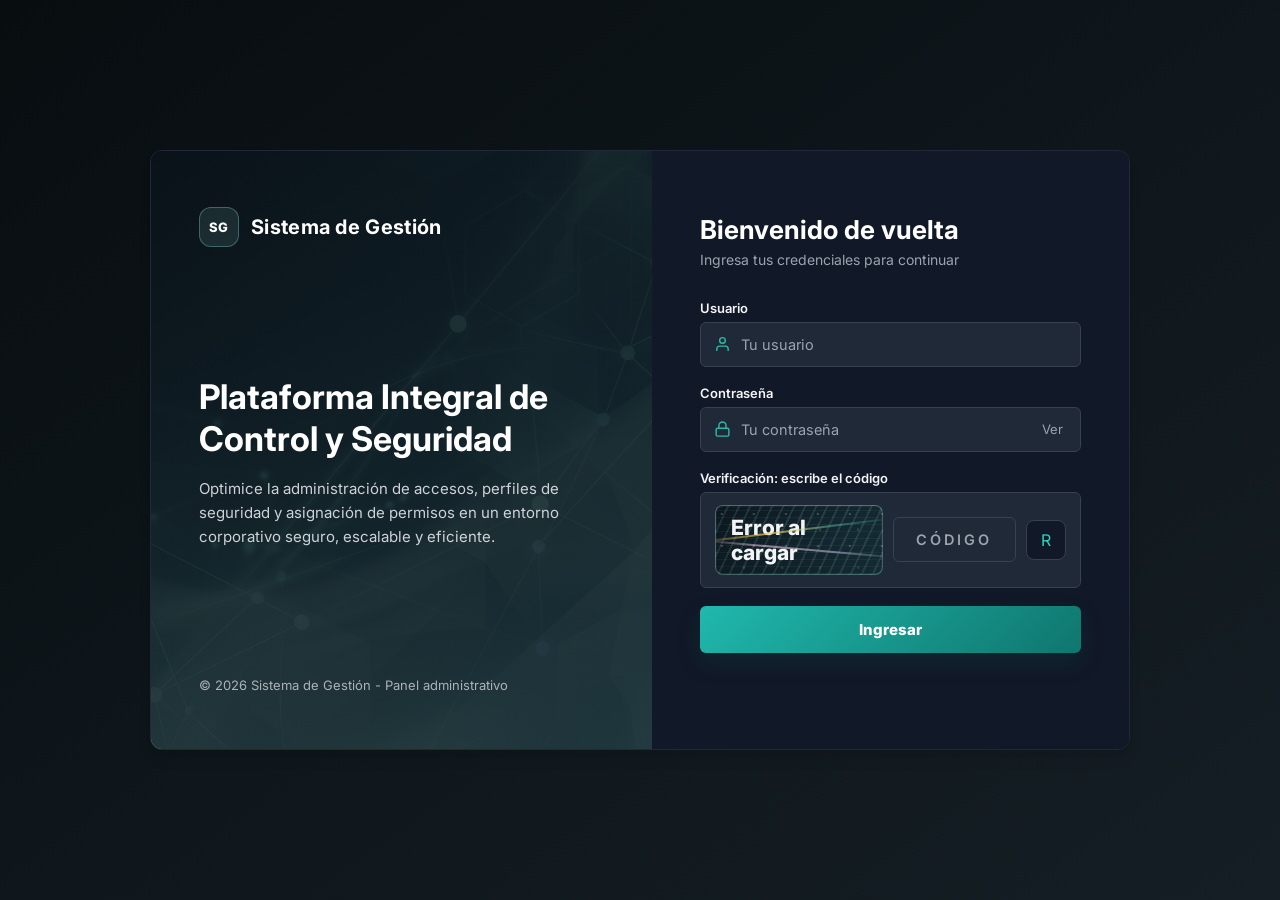
<file: index.html>
<!DOCTYPE html>
<html lang="es">
<head>
    <meta charset="UTF-8">
    <meta name="viewport" content="width=device-width, initial-scale=1.0">
    <title>Sistema de Gestión</title>
    <link rel="icon" href="data:;base64,=">
    <style>
        html, body {
            margin: 0;
            padding: 0;
            width: 100%;
            height: 100%;
            overflow: hidden;
            background-color: #0b0f17;
        }
        iframe {
            width: 100%;
            height: 100%;
            border: none;
            display: block;
        }
    </style>
</head>
<body>
    <iframe id="appFrame" src="view/index.html"></iframe>
    <script>
        const frame = document.getElementById("appFrame");
        
        // Al recargar, si existe una última página visitada en la sesión actual, la cargamos directamente
        const ultimoUrl = sessionStorage.getItem("ultimo_url");
        if (ultimoUrl) {
            frame.src = ultimoUrl;
        }
    </script>
</body>
</html>
</file>
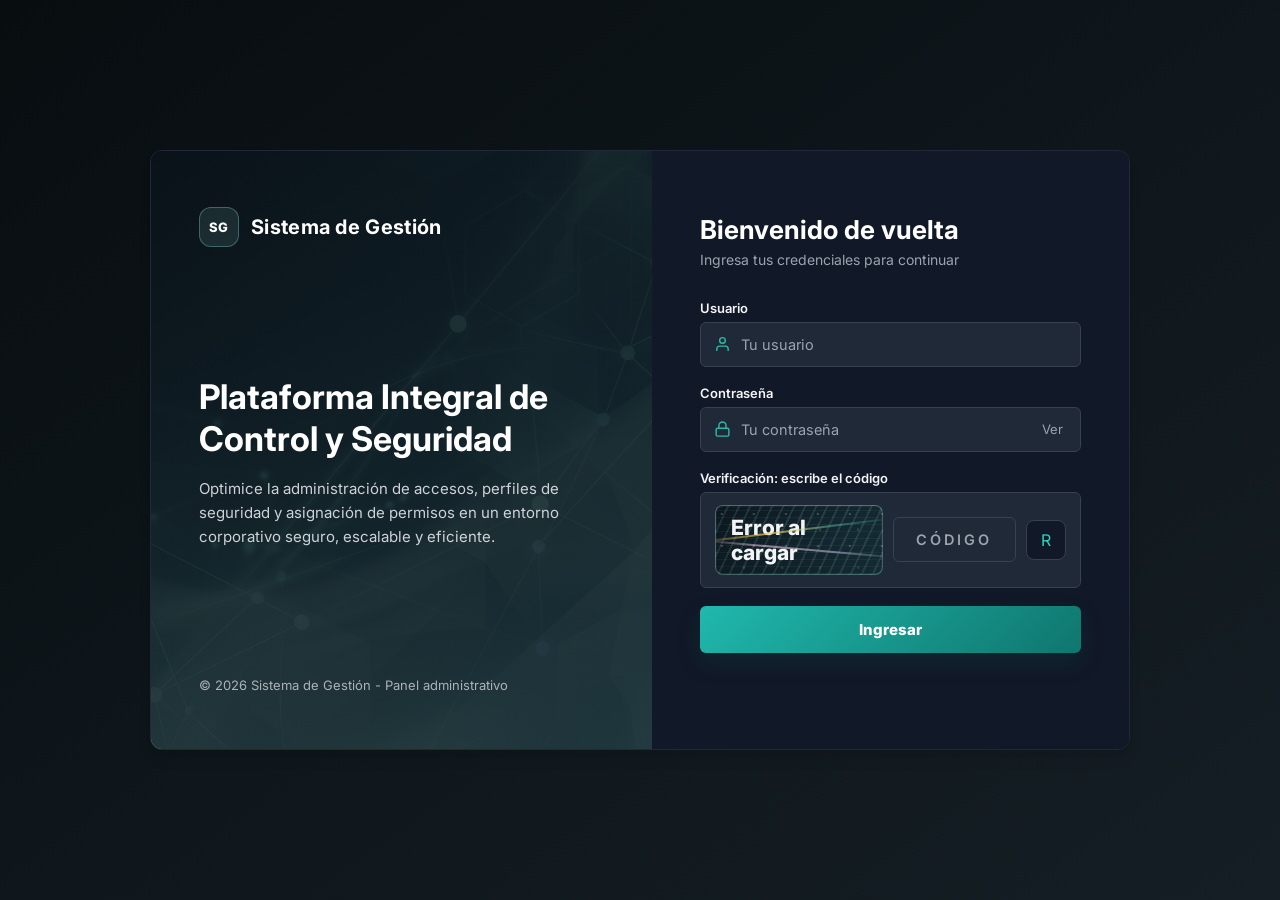
<file: view/index.html>
<!DOCTYPE html>
<html lang="es">
<head>
    <meta charset="UTF-8">
    <meta name="viewport" content="width=device-width, initial-scale=1.0">
    <title>Iniciar sesi&oacute;n &middot; Sistema de Gesti&oacute;n</title>
    <link rel="icon" href="data:;base64,=">
    <link rel="stylesheet" href="../estilos/theme.css">
    <link rel="stylesheet" href="../estilos/login.css">
</head>
<body>

    <main class="pantalla">

        <section class="panelMarca">
            <div class="marca">
                <span class="escudo">SG</span>
                Sistema de Gesti&oacute;n
            </div>

            <div class="mensaje">
                <h1>Plataforma Integral de Control y Seguridad</h1>
                <p>
                    Optimice la administraci&oacute;n de accesos, perfiles de seguridad y asignaci&oacute;n de permisos
                    en un entorno corporativo seguro, escalable y eficiente.
                </p>
            </div>

            <div class="pie">&copy; <span id="anio"></span> Sistema de Gesti&oacute;n - Panel administrativo</div>
        </section>

        <section class="panelFormulario">
            <h2>Bienvenido de vuelta</h2>
            <p class="subtitulo">Ingresa tus credenciales para continuar</p>

            <form id="formLogin" novalidate>

                <div class="campo">
                    <label for="usuario">Usuario</label>
                    <div class="campoConIcono">
                        <span class="icono" aria-hidden="true">
                            <svg viewBox="0 0 24 24" fill="none" stroke="currentColor" stroke-width="2" stroke-linecap="round" stroke-linejoin="round"><path d="M20 21v-2a4 4 0 0 0-4-4H8a4 4 0 0 0-4 4v2"></path><circle cx="12" cy="7" r="4"></circle></svg>
                        </span>
                        <input type="text" id="usuario" name="usuario" autocomplete="username" placeholder="Tu usuario">
                    </div>
                </div>

                <div class="campo">
                    <label for="password">Contrase&ntilde;a</label>
                    <div class="campoConIcono">
                        <span class="icono" aria-hidden="true">
                            <svg viewBox="0 0 24 24" fill="none" stroke="currentColor" stroke-width="2" stroke-linecap="round" stroke-linejoin="round"><rect x="3" y="11" width="18" height="11" rx="2" ry="2"></rect><path d="M7 11V7a5 5 0 0 1 10 0v4"></path></svg>
                        </span>
                        <input type="password" id="password" name="password" autocomplete="current-password" placeholder="Tu contrase&ntilde;a">
                        <button type="button" class="togglePassword" id="togglePassword" aria-label="Mostrar contrase&ntilde;a">Ver</button>
                    </div>
                </div>

                <div class="campo">
                    <label for="captcha">Verificaci&oacute;n: escribe el c&oacute;digo</label>
                    <div class="bloqueCaptcha">
                        <span class="captchaCodigo cargando" id="captchaPregunta">cargando...</span>
                        <input type="text" id="captcha" name="captcha" maxlength="5" placeholder="C&oacute;digo" autocomplete="off" autocapitalize="characters" spellcheck="false">
                        <button type="button" class="btnRefrescarCaptcha" id="btnRefrescarCaptcha" aria-label="Generar nuevo c&oacute;digo" title="Generar nuevo c&oacute;digo">R</button>
                    </div>
                </div>

                <button type="submit" class="btnIngresar" id="btnIngresar">
                    <span class="spinner" aria-hidden="true"></span>
                    <span class="textoBoton">Ingresar</span>
                </button>

                <p id="mensaje" role="status" aria-live="polite"></p>

            </form>
        </section>

    </main>

    <script>
        sessionStorage.removeItem("ultimo_url");
        sessionStorage.removeItem("sesion_activa");
        if (window.parent && window.parent !== window) {
            window.parent.sessionStorage.removeItem("ultimo_url");
            window.parent.sessionStorage.removeItem("sesion_activa");
        }

        const path = window.location.pathname;
        const idxView = path.indexOf("/view/");
        const idxProj = path.indexOf("/proyecto_pw_Sistema de Gesti&oacute;n_corregido");
        if (idxView !== -1) {
            window.BASE_URL = window.location.origin + path.slice(0, idxView + 1);
        } else if (idxProj !== -1) {
            window.BASE_URL = window.location.origin + path.slice(0, idxProj + "/proyecto_pw_Sistema de Gesti&oacute;n_corregido".length) + "/";
        }
    </script>
    <script src="js/login.js?v=2"></script>
</body>
</html>
</file>
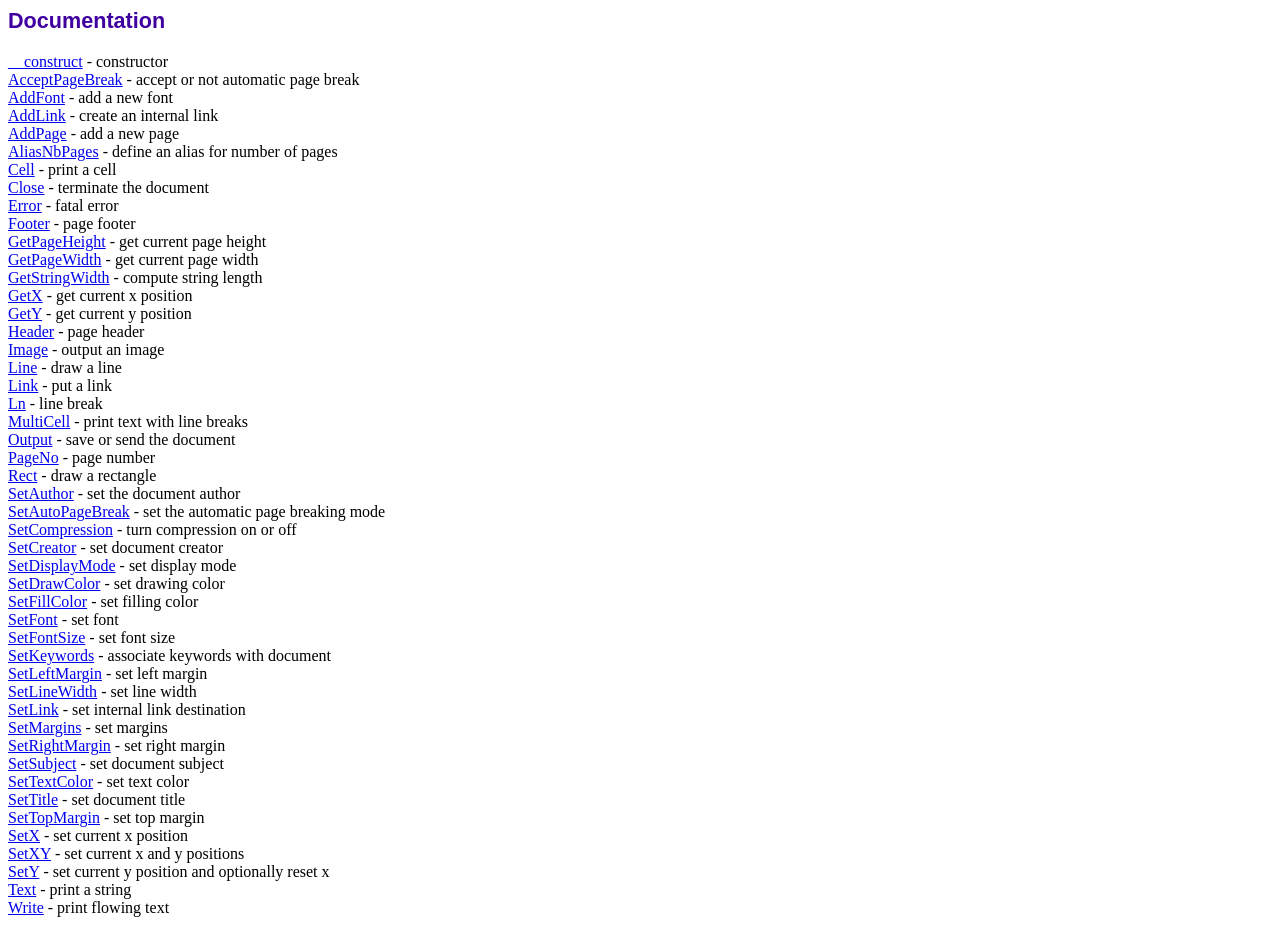
<file: libs/fpdf/doc/index.htm>
<!DOCTYPE html PUBLIC "-//W3C//DTD HTML 4.01 Transitional//EN">
<html>
<head>
<meta http-equiv="Content-Type" content="text/html; charset=UTF-8">
<title>Documentation</title>
<link type="text/css" rel="stylesheet" href="../fpdf.css">
</head>
<body>
<h1>Documentation</h1>
<a href="__construct.htm">__construct</a> - constructor<br>
<a href="acceptpagebreak.htm">AcceptPageBreak</a> - accept or not automatic page break<br>
<a href="addfont.htm">AddFont</a> - add a new font<br>
<a href="addlink.htm">AddLink</a> - create an internal link<br>
<a href="addpage.htm">AddPage</a> - add a new page<br>
<a href="aliasnbpages.htm">AliasNbPages</a> - define an alias for number of pages<br>
<a href="cell.htm">Cell</a> - print a cell<br>
<a href="close.htm">Close</a> - terminate the document<br>
<a href="error.htm">Error</a> - fatal error<br>
<a href="footer.htm">Footer</a> - page footer<br>
<a href="getpageheight.htm">GetPageHeight</a> - get current page height<br>
<a href="getpagewidth.htm">GetPageWidth</a> - get current page width<br>
<a href="getstringwidth.htm">GetStringWidth</a> - compute string length<br>
<a href="getx.htm">GetX</a> - get current x position<br>
<a href="gety.htm">GetY</a> - get current y position<br>
<a href="header.htm">Header</a> - page header<br>
<a href="image.htm">Image</a> - output an image<br>
<a href="line.htm">Line</a> - draw a line<br>
<a href="link.htm">Link</a> - put a link<br>
<a href="ln.htm">Ln</a> - line break<br>
<a href="multicell.htm">MultiCell</a> - print text with line breaks<br>
<a href="output.htm">Output</a> - save or send the document<br>
<a href="pageno.htm">PageNo</a> - page number<br>
<a href="rect.htm">Rect</a> - draw a rectangle<br>
<a href="setauthor.htm">SetAuthor</a> - set the document author<br>
<a href="setautopagebreak.htm">SetAutoPageBreak</a> - set the automatic page breaking mode<br>
<a href="setcompression.htm">SetCompression</a> - turn compression on or off<br>
<a href="setcreator.htm">SetCreator</a> - set document creator<br>
<a href="setdisplaymode.htm">SetDisplayMode</a> - set display mode<br>
<a href="setdrawcolor.htm">SetDrawColor</a> - set drawing color<br>
<a href="setfillcolor.htm">SetFillColor</a> - set filling color<br>
<a href="setfont.htm">SetFont</a> - set font<br>
<a href="setfontsize.htm">SetFontSize</a> - set font size<br>
<a href="setkeywords.htm">SetKeywords</a> - associate keywords with document<br>
<a href="setleftmargin.htm">SetLeftMargin</a> - set left margin<br>
<a href="setlinewidth.htm">SetLineWidth</a> - set line width<br>
<a href="setlink.htm">SetLink</a> - set internal link destination<br>
<a href="setmargins.htm">SetMargins</a> - set margins<br>
<a href="setrightmargin.htm">SetRightMargin</a> - set right margin<br>
<a href="setsubject.htm">SetSubject</a> - set document subject<br>
<a href="settextcolor.htm">SetTextColor</a> - set text color<br>
<a href="settitle.htm">SetTitle</a> - set document title<br>
<a href="settopmargin.htm">SetTopMargin</a> - set top margin<br>
<a href="setx.htm">SetX</a> - set current x position<br>
<a href="setxy.htm">SetXY</a> - set current x and y positions<br>
<a href="sety.htm">SetY</a> - set current y position and optionally reset x<br>
<a href="text.htm">Text</a> - print a string<br>
<a href="write.htm">Write</a> - print flowing text<br>
</body>
</html>
</file>
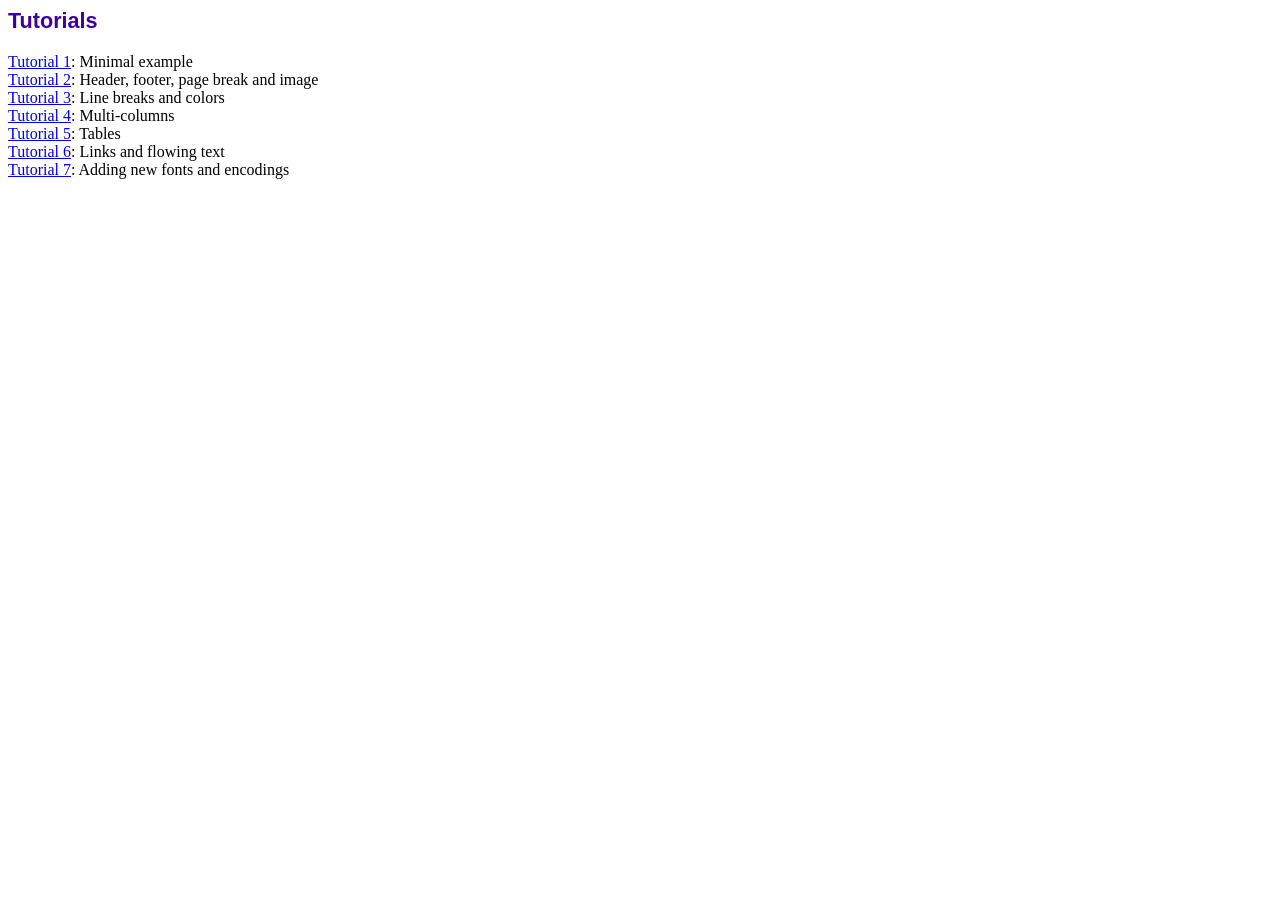
<file: libs/fpdf/tutorial/index.htm>
<!DOCTYPE html PUBLIC "-//W3C//DTD HTML 4.01 Transitional//EN">
<html>
<head>
<meta http-equiv="Content-Type" content="text/html; charset=UTF-8">
<title>Tutorials</title>
<link type="text/css" rel="stylesheet" href="../fpdf.css">
</head>
<body>
<h1>Tutorials</h1>
<ul style="list-style-type:none; margin-left:0; padding-left:0">
<li><a href="tuto1.htm">Tutorial 1</a>: Minimal example</li>
<li><a href="tuto2.htm">Tutorial 2</a>: Header, footer, page break and image</li>
<li><a href="tuto3.htm">Tutorial 3</a>: Line breaks and colors</li>
<li><a href="tuto4.htm">Tutorial 4</a>: Multi-columns</li>
<li><a href="tuto5.htm">Tutorial 5</a>: Tables</li>
<li><a href="tuto6.htm">Tutorial 6</a>: Links and flowing text</li>
<li><a href="tuto7.htm">Tutorial 7</a>: Adding new fonts and encodings</li>
</ul>
</body>
</html>
</file>
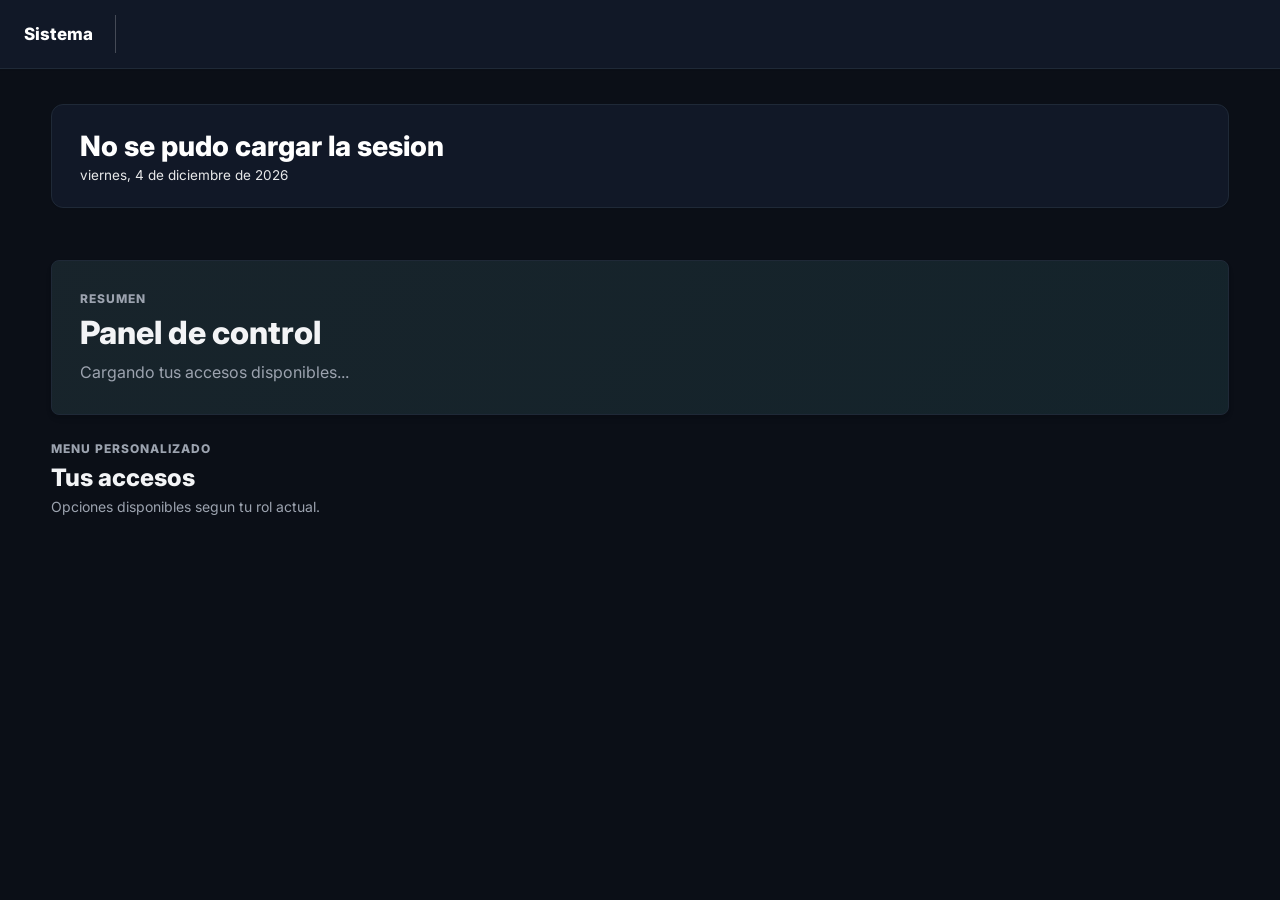
<file: view/dashboard.html>
<!DOCTYPE html>
<html lang="es">
<head>
    <meta charset="UTF-8">
    <meta name="viewport" content="width=device-width, initial-scale=1.0">
    <title>Dashboard &middot; Sistema de Gesti&oacute;n</title>
    <link rel="icon" href="data:;base64,=">
    <link rel="stylesheet" href="../estilos/theme.css">
    <link rel="stylesheet" href="../estilos/dashboard.css">
</head>
<body>

    <nav>
        <ul class="menu" id="menuPrincipal">
        </ul>
    </nav>

    <div class="barraSuperior" id="barraSuperior">
        <h2 id="tituloBienvenida">Cargando...</h2>
        <div class="fecha" id="fechaHoy"></div>
    </div>

    <div class="tarjetas" id="tarjetas">
    </div>

    <main class="contenido">
        <div class="panelSimple panelBienvenida">
            <p class="eyebrow" id="eyebrowPanel">Resumen</p>
            <h1>Panel de control</h1>
            <p id="textoPanel">Cargando tus accesos disponibles...</p>
        </div>

        <section class="seccionAccesos">
            <div class="encabezadoSeccion">
                <div>
                    <p class="eyebrow">Menu personalizado</p>
                    <h2>Tus accesos</h2>
                    <p class="descripcionSeccion">Opciones disponibles segun tu rol actual.</p>
                </div>
            </div>
            <div class="gridAccesos" id="accesosRapidos"></div>
        </section>
    </main>

    <script>
        const path = window.location.pathname;
        const idxView = path.indexOf("/view/");
        const idxProj = path.indexOf("/proyecto_pw_Sistema de Gesti&oacute;n_corregido");
        if (idxView !== -1) {
            window.BASE_URL = window.location.origin + path.slice(0, idxView + 1);
        } else if (idxProj !== -1) {
            window.BASE_URL = window.location.origin + path.slice(0, idxProj + "/proyecto_pw_Sistema de Gesti&oacute;n_corregido".length) + "/";
        }
    </script>
    <script src="js/dashboard.js?v=2"></script>
</body>
</html>
</file>
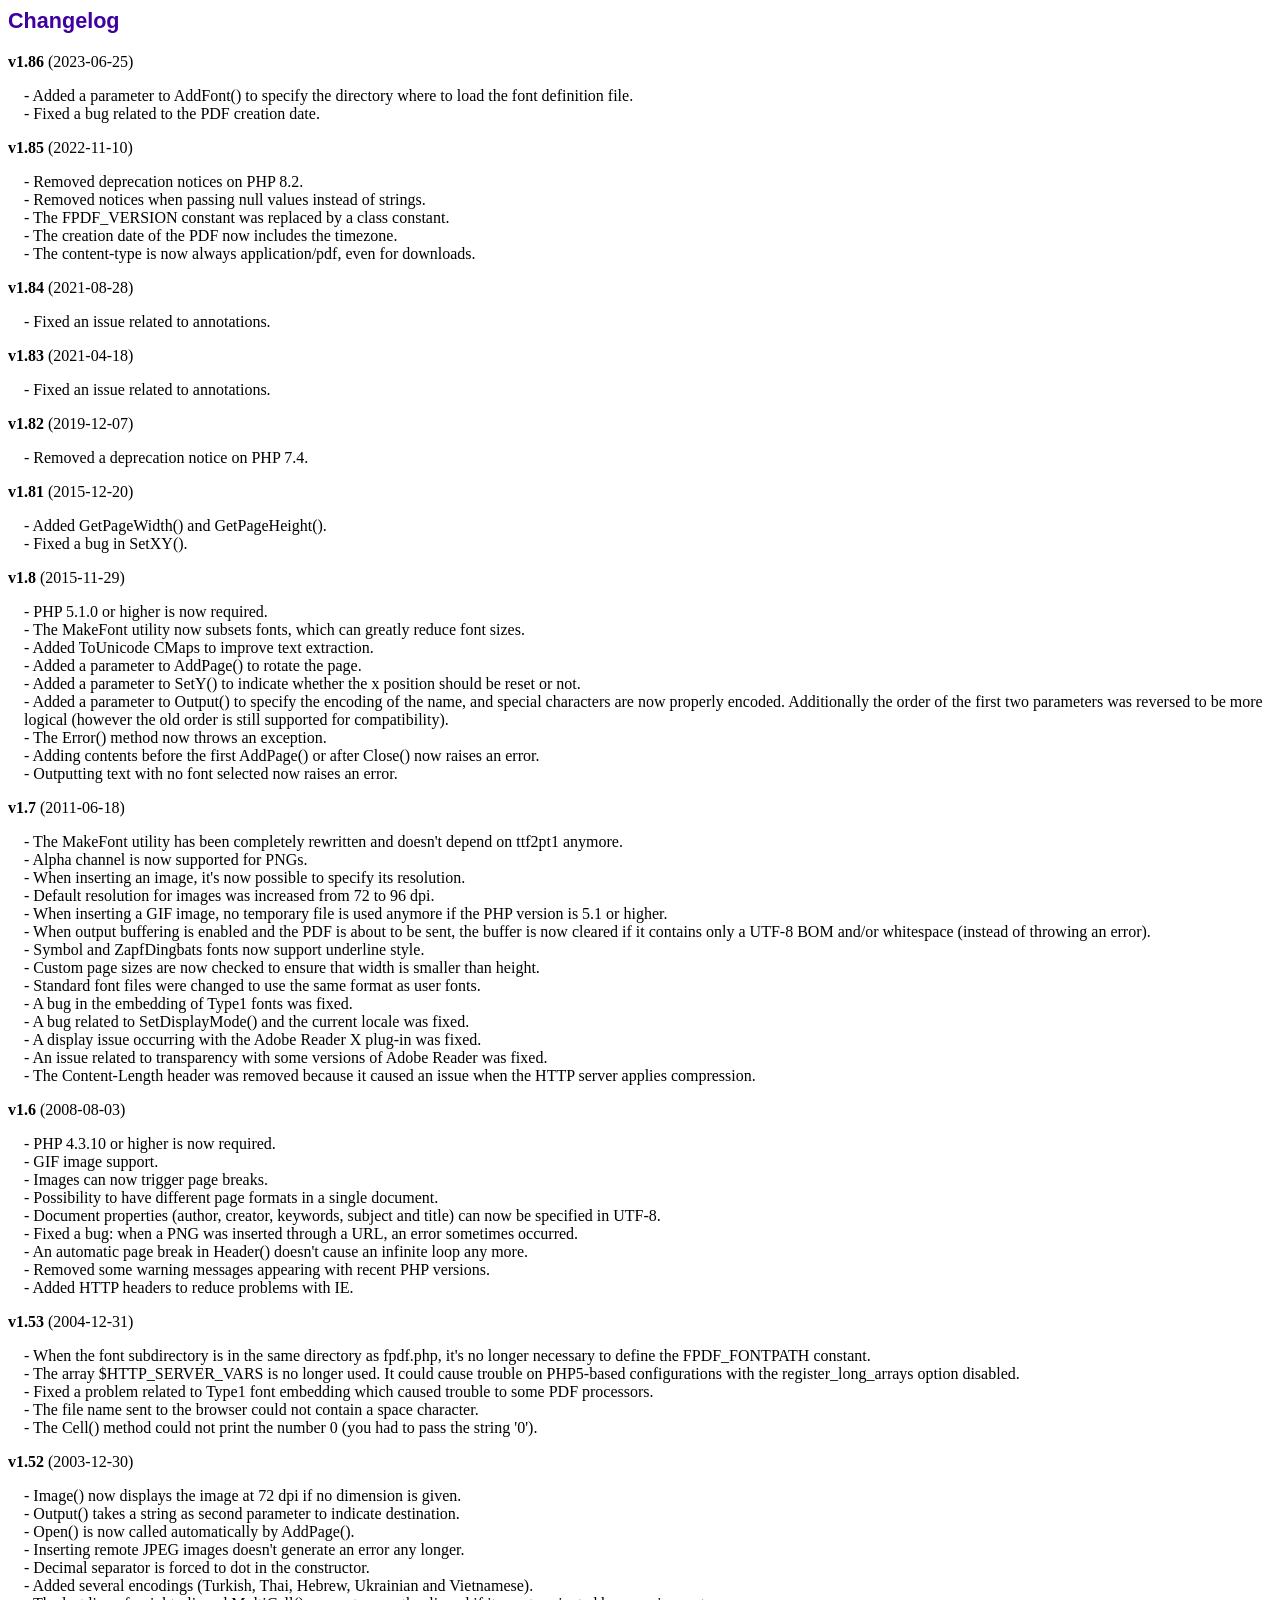
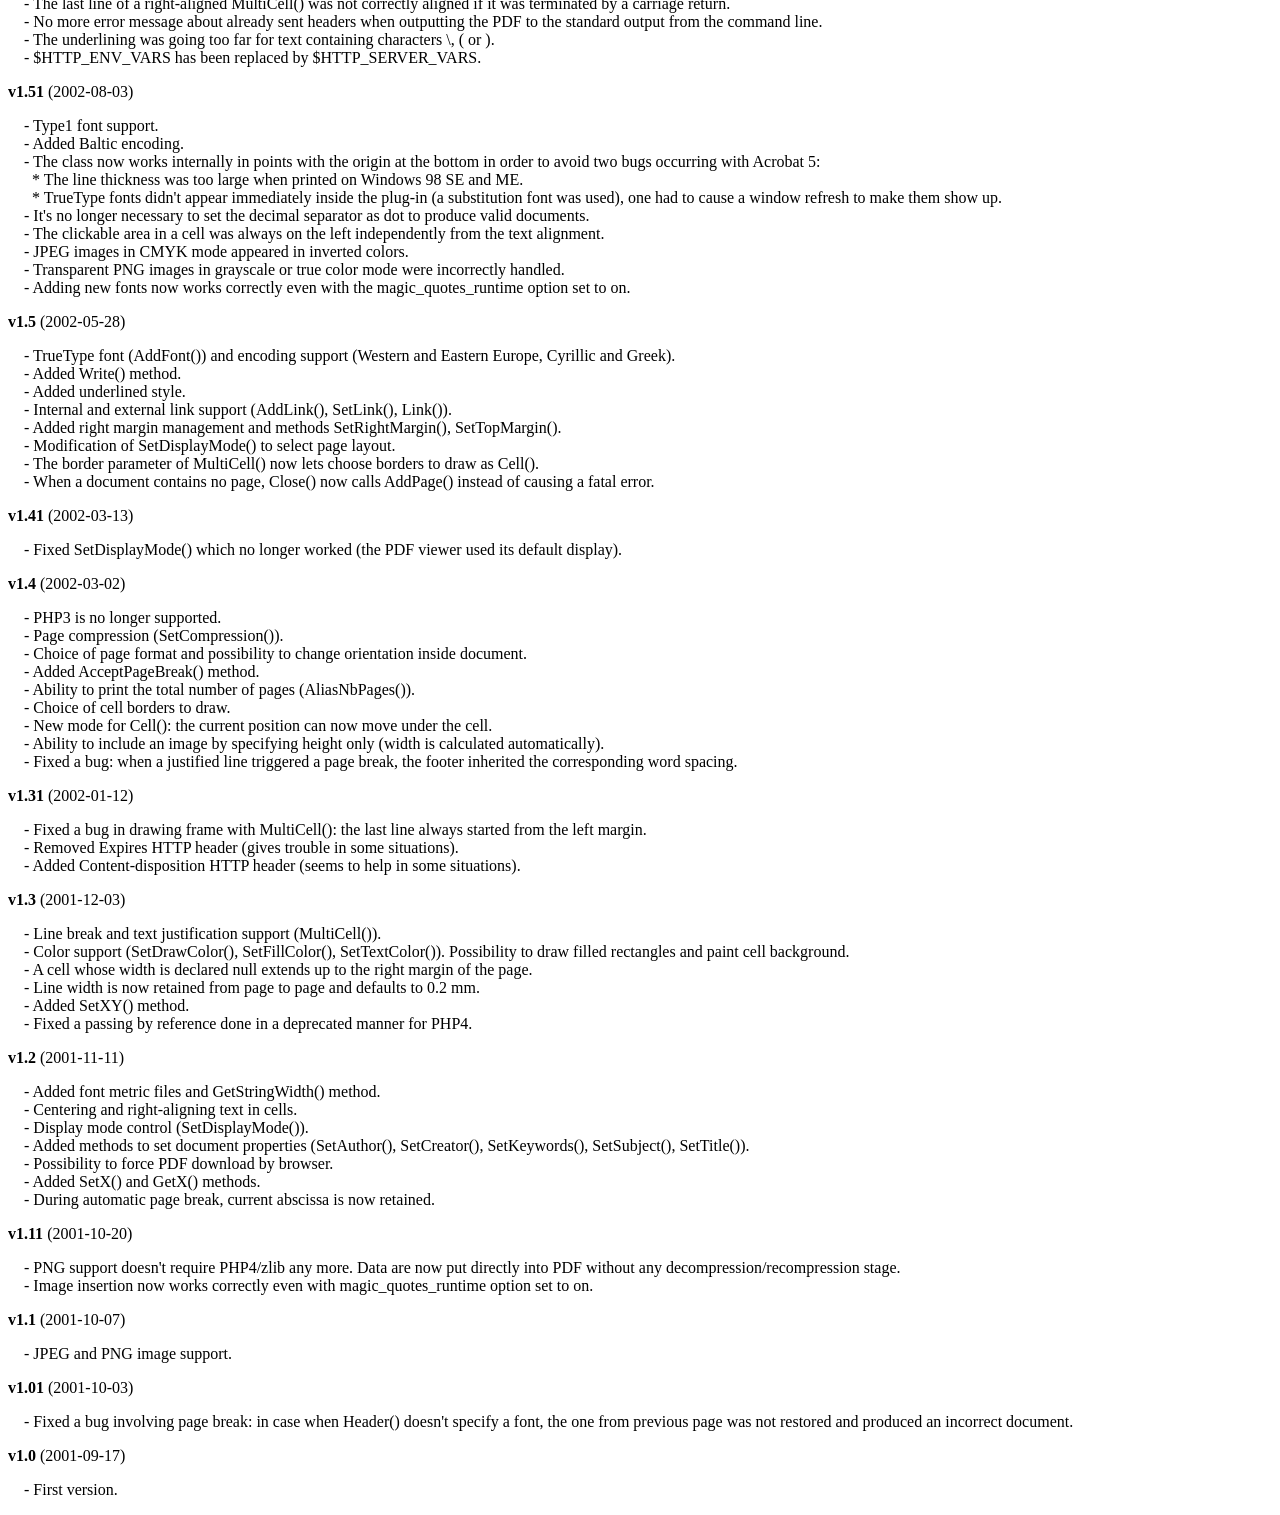
<file: libs/fpdf/changelog.htm>
<!DOCTYPE html PUBLIC "-//W3C//DTD HTML 4.01 Transitional//EN">
<html>
<head>
<meta http-equiv="Content-Type" content="text/html; charset=UTF-8">
<title>Changelog</title>
<link type="text/css" rel="stylesheet" href="fpdf.css">
<style type="text/css">
dd {margin:1em 0 1em 1em}
</style>
</head>
<body>
<h1>Changelog</h1>
<dl>
<dt><strong>v1.86</strong> (2023-06-25)</dt>
<dd>
- Added a parameter to AddFont() to specify the directory where to load the font definition file.<br>
- Fixed a bug related to the PDF creation date.<br>
</dd>
<dt><strong>v1.85</strong> (2022-11-10)</dt>
<dd>
- Removed deprecation notices on PHP 8.2.<br>
- Removed notices when passing null values instead of strings.<br>
- The FPDF_VERSION constant was replaced by a class constant.<br>
- The creation date of the PDF now includes the timezone.<br>
- The content-type is now always application/pdf, even for downloads.<br>
</dd>
<dt><strong>v1.84</strong> (2021-08-28)</dt>
<dd>
- Fixed an issue related to annotations.<br>
</dd>
<dt><strong>v1.83</strong> (2021-04-18)</dt>
<dd>
- Fixed an issue related to annotations.<br>
</dd>
<dt><strong>v1.82</strong> (2019-12-07)</dt>
<dd>
- Removed a deprecation notice on PHP 7.4.<br>
</dd>
<dt><strong>v1.81</strong> (2015-12-20)</dt>
<dd>
- Added GetPageWidth() and GetPageHeight().<br>
- Fixed a bug in SetXY().<br>
</dd>
<dt><strong>v1.8</strong> (2015-11-29)</dt>
<dd>
- PHP 5.1.0 or higher is now required.<br>
- The MakeFont utility now subsets fonts, which can greatly reduce font sizes.<br>
- Added ToUnicode CMaps to improve text extraction.<br>
- Added a parameter to AddPage() to rotate the page.<br>
- Added a parameter to SetY() to indicate whether the x position should be reset or not.<br>
- Added a parameter to Output() to specify the encoding of the name, and special characters are now properly encoded. Additionally the order of the first two parameters was reversed to be more logical (however the old order is still supported for compatibility).<br>
- The Error() method now throws an exception.<br>
- Adding contents before the first AddPage() or after Close() now raises an error.<br>
- Outputting text with no font selected now raises an error.<br>
</dd>
<dt><strong>v1.7</strong> (2011-06-18)</dt>
<dd>
- The MakeFont utility has been completely rewritten and doesn't depend on ttf2pt1 anymore.<br>
- Alpha channel is now supported for PNGs.<br>
- When inserting an image, it's now possible to specify its resolution.<br>
- Default resolution for images was increased from 72 to 96 dpi.<br>
- When inserting a GIF image, no temporary file is used anymore if the PHP version is 5.1 or higher.<br>
- When output buffering is enabled and the PDF is about to be sent, the buffer is now cleared if it contains only a UTF-8 BOM and/or whitespace (instead of throwing an error).<br>
- Symbol and ZapfDingbats fonts now support underline style.<br>
- Custom page sizes are now checked to ensure that width is smaller than height.<br>
- Standard font files were changed to use the same format as user fonts.<br>
- A bug in the embedding of Type1 fonts was fixed.<br>
- A bug related to SetDisplayMode() and the current locale was fixed.<br>
- A display issue occurring with the Adobe Reader X plug-in was fixed.<br>
- An issue related to transparency with some versions of Adobe Reader was fixed.<br>
- The Content-Length header was removed because it caused an issue when the HTTP server applies compression.<br>
</dd>
<dt><strong>v1.6</strong> (2008-08-03)</dt>
<dd>
- PHP 4.3.10 or higher is now required.<br>
- GIF image support.<br>
- Images can now trigger page breaks.<br>
- Possibility to have different page formats in a single document.<br>
- Document properties (author, creator, keywords, subject and title) can now be specified in UTF-8.<br>
- Fixed a bug: when a PNG was inserted through a URL, an error sometimes occurred.<br>
- An automatic page break in Header() doesn't cause an infinite loop any more.<br>
- Removed some warning messages appearing with recent PHP versions.<br>
- Added HTTP headers to reduce problems with IE.<br>
</dd>
<dt><strong>v1.53</strong> (2004-12-31)</dt>
<dd>
- When the font subdirectory is in the same directory as fpdf.php, it's no longer necessary to define the FPDF_FONTPATH constant.<br>
- The array $HTTP_SERVER_VARS is no longer used. It could cause trouble on PHP5-based configurations with the register_long_arrays option disabled.<br>
- Fixed a problem related to Type1 font embedding which caused trouble to some PDF processors.<br>
- The file name sent to the browser could not contain a space character.<br>
- The Cell() method could not print the number 0 (you had to pass the string '0').<br>
</dd>
<dt><strong>v1.52</strong> (2003-12-30)</dt>
<dd>
- Image() now displays the image at 72 dpi if no dimension is given.<br>
- Output() takes a string as second parameter to indicate destination.<br>
- Open() is now called automatically by AddPage().<br>
- Inserting remote JPEG images doesn't generate an error any longer.<br>
- Decimal separator is forced to dot in the constructor.<br>
- Added several encodings (Turkish, Thai, Hebrew, Ukrainian and Vietnamese).<br>
- The last line of a right-aligned MultiCell() was not correctly aligned if it was terminated by a carriage return.<br>
- No more error message about already sent headers when outputting the PDF to the standard output from the command line.<br>
- The underlining was going too far for text containing characters \, ( or ).<br>
- $HTTP_ENV_VARS has been replaced by $HTTP_SERVER_VARS.<br>
</dd>
<dt><strong>v1.51</strong> (2002-08-03)</dt>
<dd>
- Type1 font support.<br>
- Added Baltic encoding.<br>
- The class now works internally in points with the origin at the bottom in order to avoid two bugs occurring with Acrobat 5:<br>&nbsp;&nbsp;* The line thickness was too large when printed on Windows 98 SE and ME.<br>&nbsp;&nbsp;* TrueType fonts didn't appear immediately inside the plug-in (a substitution font was used), one had to cause a window refresh to make them show up.<br>
- It's no longer necessary to set the decimal separator as dot to produce valid documents.<br>
- The clickable area in a cell was always on the left independently from the text alignment.<br>
- JPEG images in CMYK mode appeared in inverted colors.<br>
- Transparent PNG images in grayscale or true color mode were incorrectly handled.<br>
- Adding new fonts now works correctly even with the magic_quotes_runtime option set to on.<br>
</dd>
<dt><strong>v1.5</strong> (2002-05-28)</dt>
<dd>
- TrueType font (AddFont()) and encoding support (Western and Eastern Europe, Cyrillic and Greek).<br>
- Added Write() method.<br>
- Added underlined style.<br>
- Internal and external link support (AddLink(), SetLink(), Link()).<br>
- Added right margin management and methods SetRightMargin(), SetTopMargin().<br>
- Modification of SetDisplayMode() to select page layout.<br>
- The border parameter of MultiCell() now lets choose borders to draw as Cell().<br>
- When a document contains no page, Close() now calls AddPage() instead of causing a fatal error.<br>
</dd>
<dt><strong>v1.41</strong> (2002-03-13)</dt>
<dd>
- Fixed SetDisplayMode() which no longer worked (the PDF viewer used its default display).<br>
</dd>
<dt><strong>v1.4</strong> (2002-03-02)</dt>
<dd>
- PHP3 is no longer supported.<br>
- Page compression (SetCompression()).<br>
- Choice of page format and possibility to change orientation inside document.<br>
- Added AcceptPageBreak() method.<br>
- Ability to print the total number of pages (AliasNbPages()).<br>
- Choice of cell borders to draw.<br>
- New mode for Cell(): the current position can now move under the cell.<br>
- Ability to include an image by specifying height only (width is calculated automatically).<br>
- Fixed a bug: when a justified line triggered a page break, the footer inherited the corresponding word spacing.<br>
</dd>
<dt><strong>v1.31</strong> (2002-01-12)</dt>
<dd>
- Fixed a bug in drawing frame with MultiCell(): the last line always started from the left margin.<br>
- Removed Expires HTTP header (gives trouble in some situations).<br>
- Added Content-disposition HTTP header (seems to help in some situations).<br>
</dd>
<dt><strong>v1.3</strong> (2001-12-03)</dt>
<dd>
- Line break and text justification support (MultiCell()).<br>
- Color support (SetDrawColor(), SetFillColor(), SetTextColor()). Possibility to draw filled rectangles and paint cell background.<br>
- A cell whose width is declared null extends up to the right margin of the page.<br>
- Line width is now retained from page to page and defaults to 0.2 mm.<br>
- Added SetXY() method.<br>
- Fixed a passing by reference done in a deprecated manner for PHP4.<br>
</dd>
<dt><strong>v1.2</strong> (2001-11-11)</dt>
<dd>
- Added font metric files and GetStringWidth() method.<br>
- Centering and right-aligning text in cells.<br>
- Display mode control (SetDisplayMode()).<br>
- Added methods to set document properties (SetAuthor(), SetCreator(), SetKeywords(), SetSubject(), SetTitle()).<br>
- Possibility to force PDF download by browser.<br>
- Added SetX() and GetX() methods.<br>
- During automatic page break, current abscissa is now retained.<br>
</dd>
<dt><strong>v1.11</strong> (2001-10-20)</dt>
<dd>
- PNG support doesn't require PHP4/zlib any more. Data are now put directly into PDF without any decompression/recompression stage.<br>
- Image insertion now works correctly even with magic_quotes_runtime option set to on.<br>
</dd>
<dt><strong>v1.1</strong> (2001-10-07)</dt>
<dd>
- JPEG and PNG image support.<br>
</dd>
<dt><strong>v1.01</strong> (2001-10-03)</dt>
<dd>
- Fixed a bug involving page break: in case when Header() doesn't specify a font, the one from previous page was not restored and produced an incorrect document.<br>
</dd>
<dt><strong>v1.0</strong> (2001-09-17)</dt>
<dd>
- First version.<br>
</dd>
</dl>
</body>
</html>
</file>
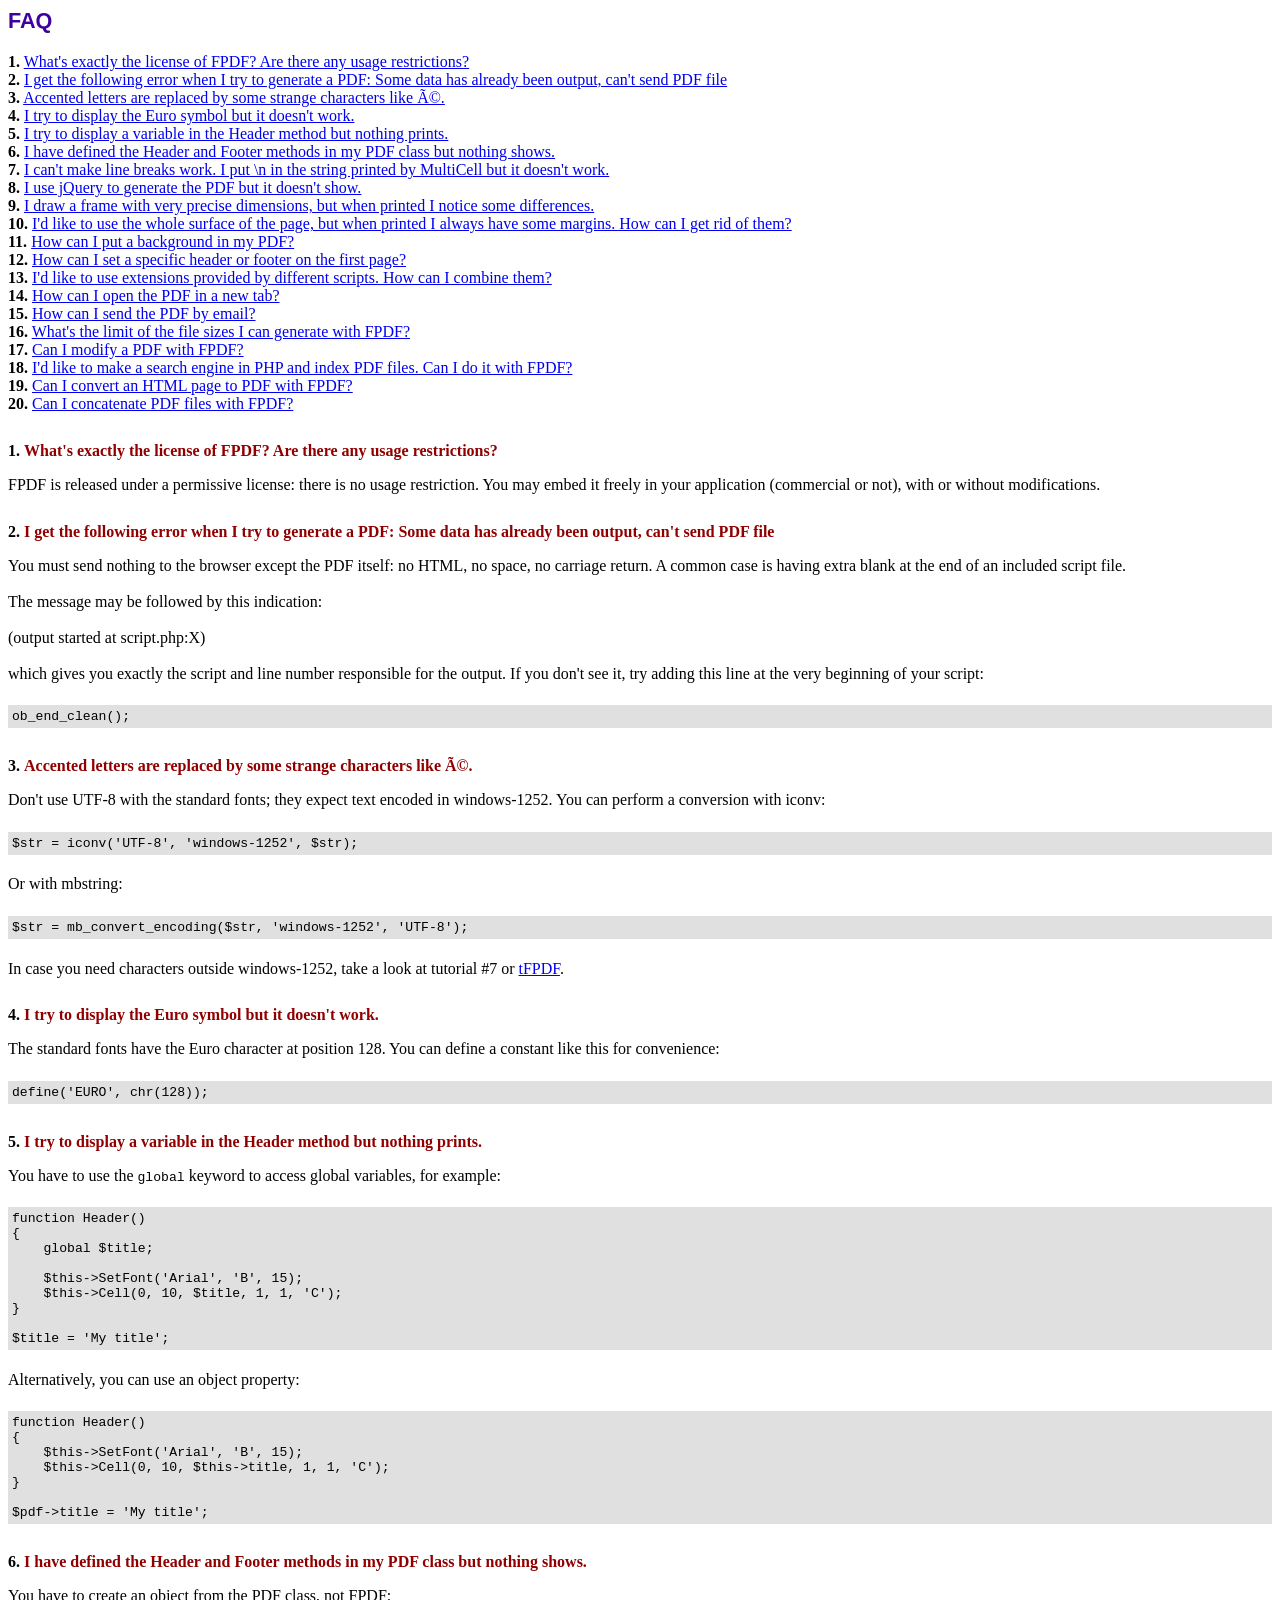
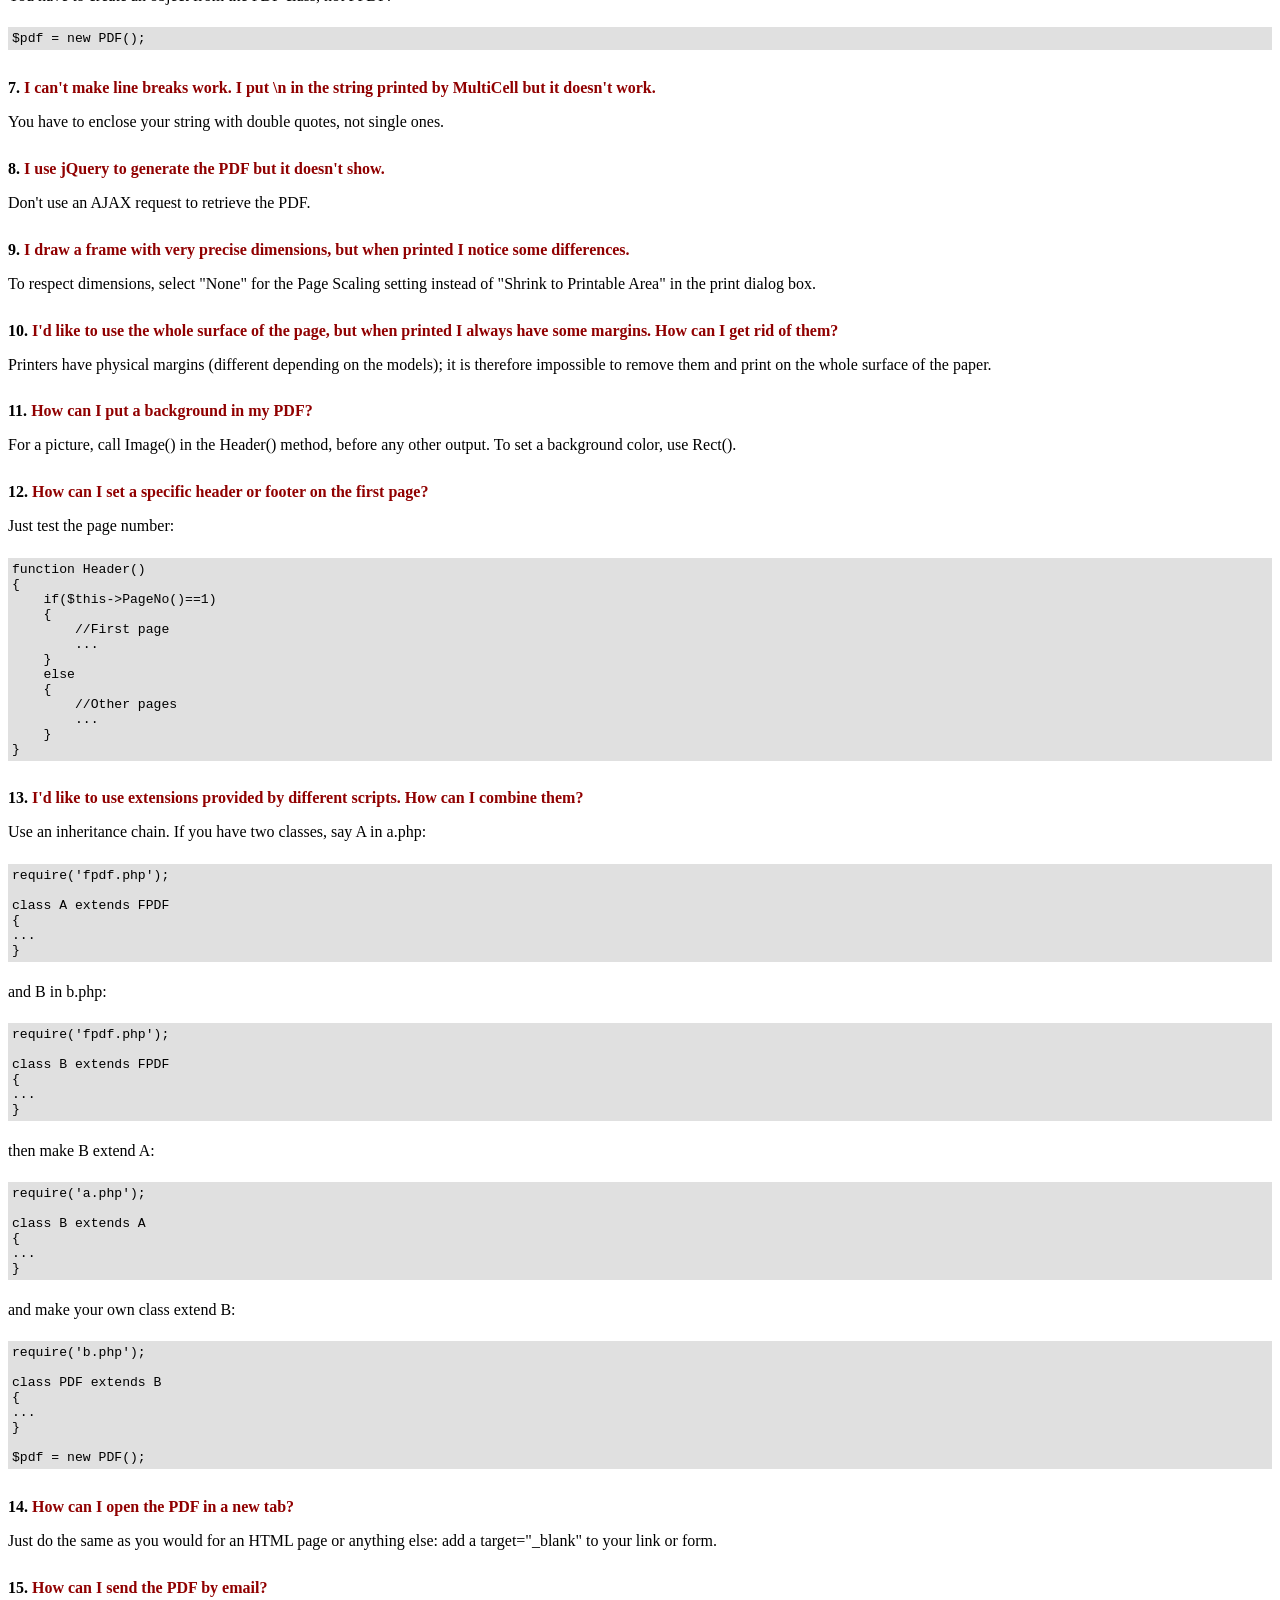
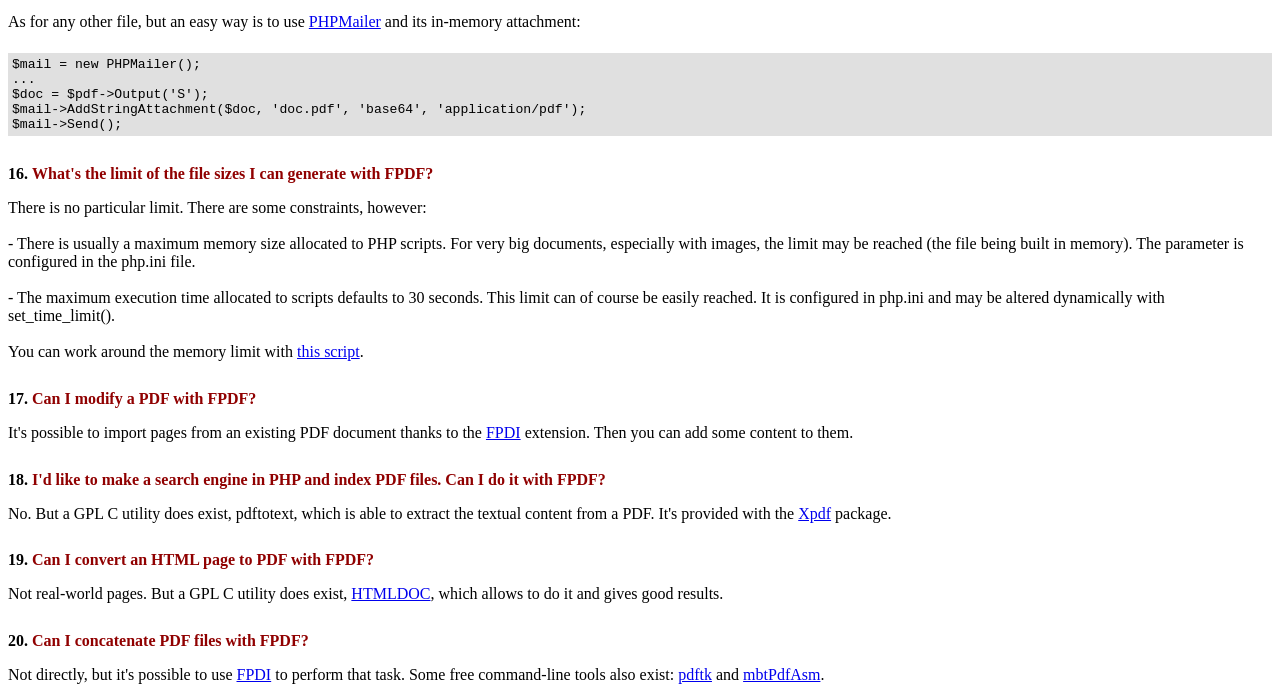
<file: libs/fpdf/FAQ.htm>
<!DOCTYPE html PUBLIC "-//W3C//DTD HTML 4.01 Transitional//EN">
<html>
<head>
<meta http-equiv="Content-Type" content="text/html; charset=UTF-8">
<title>FAQ</title>
<link type="text/css" rel="stylesheet" href="fpdf.css">
<style type="text/css">
ul {list-style-type:none; margin:0; padding:0}
ul#answers li {margin-top:1.8em}
.question {font-weight:bold; color:#900000}
</style>
</head>
<body>
<h1>FAQ</h1>
<ul>
<li><b>1.</b> <a href='#q1'>What's exactly the license of FPDF? Are there any usage restrictions?</a></li>
<li><b>2.</b> <a href='#q2'>I get the following error when I try to generate a PDF: Some data has already been output, can't send PDF file</a></li>
<li><b>3.</b> <a href='#q3'>Accented letters are replaced by some strange characters like Ã©.</a></li>
<li><b>4.</b> <a href='#q4'>I try to display the Euro symbol but it doesn't work.</a></li>
<li><b>5.</b> <a href='#q5'>I try to display a variable in the Header method but nothing prints.</a></li>
<li><b>6.</b> <a href='#q6'>I have defined the Header and Footer methods in my PDF class but nothing shows.</a></li>
<li><b>7.</b> <a href='#q7'>I can't make line breaks work. I put \n in the string printed by MultiCell but it doesn't work.</a></li>
<li><b>8.</b> <a href='#q8'>I use jQuery to generate the PDF but it doesn't show.</a></li>
<li><b>9.</b> <a href='#q9'>I draw a frame with very precise dimensions, but when printed I notice some differences.</a></li>
<li><b>10.</b> <a href='#q10'>I'd like to use the whole surface of the page, but when printed I always have some margins. How can I get rid of them?</a></li>
<li><b>11.</b> <a href='#q11'>How can I put a background in my PDF?</a></li>
<li><b>12.</b> <a href='#q12'>How can I set a specific header or footer on the first page?</a></li>
<li><b>13.</b> <a href='#q13'>I'd like to use extensions provided by different scripts. How can I combine them?</a></li>
<li><b>14.</b> <a href='#q14'>How can I open the PDF in a new tab?</a></li>
<li><b>15.</b> <a href='#q15'>How can I send the PDF by email?</a></li>
<li><b>16.</b> <a href='#q16'>What's the limit of the file sizes I can generate with FPDF?</a></li>
<li><b>17.</b> <a href='#q17'>Can I modify a PDF with FPDF?</a></li>
<li><b>18.</b> <a href='#q18'>I'd like to make a search engine in PHP and index PDF files. Can I do it with FPDF?</a></li>
<li><b>19.</b> <a href='#q19'>Can I convert an HTML page to PDF with FPDF?</a></li>
<li><b>20.</b> <a href='#q20'>Can I concatenate PDF files with FPDF?</a></li>
</ul>

<ul id='answers'>
<li id='q1'>
<p><b>1.</b> <span class='question'>What's exactly the license of FPDF? Are there any usage restrictions?</span></p>
FPDF is released under a permissive license: there is no usage restriction. You may embed it
freely in your application (commercial or not), with or without modifications.
</li>

<li id='q2'>
<p><b>2.</b> <span class='question'>I get the following error when I try to generate a PDF: Some data has already been output, can't send PDF file</span></p>
You must send nothing to the browser except the PDF itself: no HTML, no space, no carriage return. A common
case is having extra blank at the end of an included script file.<br>
<br>
The message may be followed by this indication:<br>
<br>
(output started at script.php:X)<br>
<br>
which gives you exactly the script and line number responsible for the output. If you don't see it,
try adding this line at the very beginning of your script:
<div class="doc-source">
<pre><code>ob_end_clean();</code></pre>
</div>
</li>

<li id='q3'>
<p><b>3.</b> <span class='question'>Accented letters are replaced by some strange characters like Ã©.</span></p>
Don't use UTF-8 with the standard fonts; they expect text encoded in windows-1252.
You can perform a conversion with iconv:
<div class="doc-source">
<pre><code>$str = iconv('UTF-8', 'windows-1252', $str);</code></pre>
</div>
Or with mbstring:
<div class="doc-source">
<pre><code>$str = mb_convert_encoding($str, 'windows-1252', 'UTF-8');</code></pre>
</div>
In case you need characters outside windows-1252, take a look at tutorial #7 or
<a href="http://www.fpdf.org/?go=script&amp;id=92" target="_blank">tFPDF</a>.
</li>

<li id='q4'>
<p><b>4.</b> <span class='question'>I try to display the Euro symbol but it doesn't work.</span></p>
The standard fonts have the Euro character at position 128. You can define a constant like this
for convenience:
<div class="doc-source">
<pre><code>define('EURO', chr(128));</code></pre>
</div>
</li>

<li id='q5'>
<p><b>5.</b> <span class='question'>I try to display a variable in the Header method but nothing prints.</span></p>
You have to use the <code>global</code> keyword to access global variables, for example:
<div class="doc-source">
<pre><code>function Header()
{
    global $title;

    $this-&gt;SetFont('Arial', 'B', 15);
    $this-&gt;Cell(0, 10, $title, 1, 1, 'C');
}

$title = 'My title';</code></pre>
</div>
Alternatively, you can use an object property:
<div class="doc-source">
<pre><code>function Header()
{
    $this-&gt;SetFont('Arial', 'B', 15);
    $this-&gt;Cell(0, 10, $this-&gt;title, 1, 1, 'C');
}

$pdf-&gt;title = 'My title';</code></pre>
</div>
</li>

<li id='q6'>
<p><b>6.</b> <span class='question'>I have defined the Header and Footer methods in my PDF class but nothing shows.</span></p>
You have to create an object from the PDF class, not FPDF:
<div class="doc-source">
<pre><code>$pdf = new PDF();</code></pre>
</div>
</li>

<li id='q7'>
<p><b>7.</b> <span class='question'>I can't make line breaks work. I put \n in the string printed by MultiCell but it doesn't work.</span></p>
You have to enclose your string with double quotes, not single ones.
</li>

<li id='q8'>
<p><b>8.</b> <span class='question'>I use jQuery to generate the PDF but it doesn't show.</span></p>
Don't use an AJAX request to retrieve the PDF.
</li>

<li id='q9'>
<p><b>9.</b> <span class='question'>I draw a frame with very precise dimensions, but when printed I notice some differences.</span></p>
To respect dimensions, select "None" for the Page Scaling setting instead of "Shrink to Printable Area" in the print dialog box.
</li>

<li id='q10'>
<p><b>10.</b> <span class='question'>I'd like to use the whole surface of the page, but when printed I always have some margins. How can I get rid of them?</span></p>
Printers have physical margins (different depending on the models); it is therefore impossible to remove
them and print on the whole surface of the paper.
</li>

<li id='q11'>
<p><b>11.</b> <span class='question'>How can I put a background in my PDF?</span></p>
For a picture, call Image() in the Header() method, before any other output. To set a background color, use Rect().
</li>

<li id='q12'>
<p><b>12.</b> <span class='question'>How can I set a specific header or footer on the first page?</span></p>
Just test the page number:
<div class="doc-source">
<pre><code>function Header()
{
    if($this-&gt;PageNo()==1)
    {
        //First page
        ...
    }
    else
    {
        //Other pages
        ...
    }
}</code></pre>
</div>
</li>

<li id='q13'>
<p><b>13.</b> <span class='question'>I'd like to use extensions provided by different scripts. How can I combine them?</span></p>
Use an inheritance chain. If you have two classes, say A in a.php:
<div class="doc-source">
<pre><code>require('fpdf.php');

class A extends FPDF
{
...
}</code></pre>
</div>
and B in b.php:
<div class="doc-source">
<pre><code>require('fpdf.php');

class B extends FPDF
{
...
}</code></pre>
</div>
then make B extend A:
<div class="doc-source">
<pre><code>require('a.php');

class B extends A
{
...
}</code></pre>
</div>
and make your own class extend B:
<div class="doc-source">
<pre><code>require('b.php');

class PDF extends B
{
...
}

$pdf = new PDF();</code></pre>
</div>
</li>

<li id='q14'>
<p><b>14.</b> <span class='question'>How can I open the PDF in a new tab?</span></p>
Just do the same as you would for an HTML page or anything else: add a target="_blank" to your link or form.
</li>

<li id='q15'>
<p><b>15.</b> <span class='question'>How can I send the PDF by email?</span></p>
As for any other file, but an easy way is to use <a href="https://github.com/PHPMailer/PHPMailer" target="_blank">PHPMailer</a> and
its in-memory attachment:
<div class="doc-source">
<pre><code>$mail = new PHPMailer();
...
$doc = $pdf-&gt;Output('S');
$mail-&gt;AddStringAttachment($doc, 'doc.pdf', 'base64', 'application/pdf');
$mail-&gt;Send();</code></pre>
</div>
</li>

<li id='q16'>
<p><b>16.</b> <span class='question'>What's the limit of the file sizes I can generate with FPDF?</span></p>
There is no particular limit. There are some constraints, however:
<br>
<br>
- There is usually a maximum memory size allocated to PHP scripts. For very big documents,
especially with images, the limit may be reached (the file being built in memory). The
parameter is configured in the php.ini file.
<br>
<br>
- The maximum execution time allocated to scripts defaults to 30 seconds. This limit can of course
be easily reached. It is configured in php.ini and may be altered dynamically with set_time_limit().
<br>
<br>
You can work around the memory limit with <a href="http://www.fpdf.org/?go=script&amp;id=76" target="_blank">this script</a>.
</li>

<li id='q17'>
<p><b>17.</b> <span class='question'>Can I modify a PDF with FPDF?</span></p>
It's possible to import pages from an existing PDF document thanks to the
<a href="https://www.setasign.com/products/fpdi/about/" target="_blank">FPDI</a> extension.
Then you can add some content to them.
</li>

<li id='q18'>
<p><b>18.</b> <span class='question'>I'd like to make a search engine in PHP and index PDF files. Can I do it with FPDF?</span></p>
No. But a GPL C utility does exist, pdftotext, which is able to extract the textual content from a PDF.
It's provided with the <a href="https://www.xpdfreader.com" target="_blank">Xpdf</a> package.
</li>

<li id='q19'>
<p><b>19.</b> <span class='question'>Can I convert an HTML page to PDF with FPDF?</span></p>
Not real-world pages. But a GPL C utility does exist, <a href="https://www.msweet.org/htmldoc/" target="_blank">HTMLDOC</a>,
which allows to do it and gives good results.
</li>

<li id='q20'>
<p><b>20.</b> <span class='question'>Can I concatenate PDF files with FPDF?</span></p>
Not directly, but it's possible to use <a href="https://www.setasign.com/products/fpdi/demos/concatenate-fake/" target="_blank">FPDI</a>
to perform that task. Some free command-line tools also exist:
<a href="https://www.pdflabs.com/tools/pdftk-the-pdf-toolkit/" target="_blank">pdftk</a> and
<a href="http://thierry.schmit.free.fr/spip/spip.php?article15" target="_blank">mbtPdfAsm</a>.
</li>
</ul>
</body>
</html>
</file>
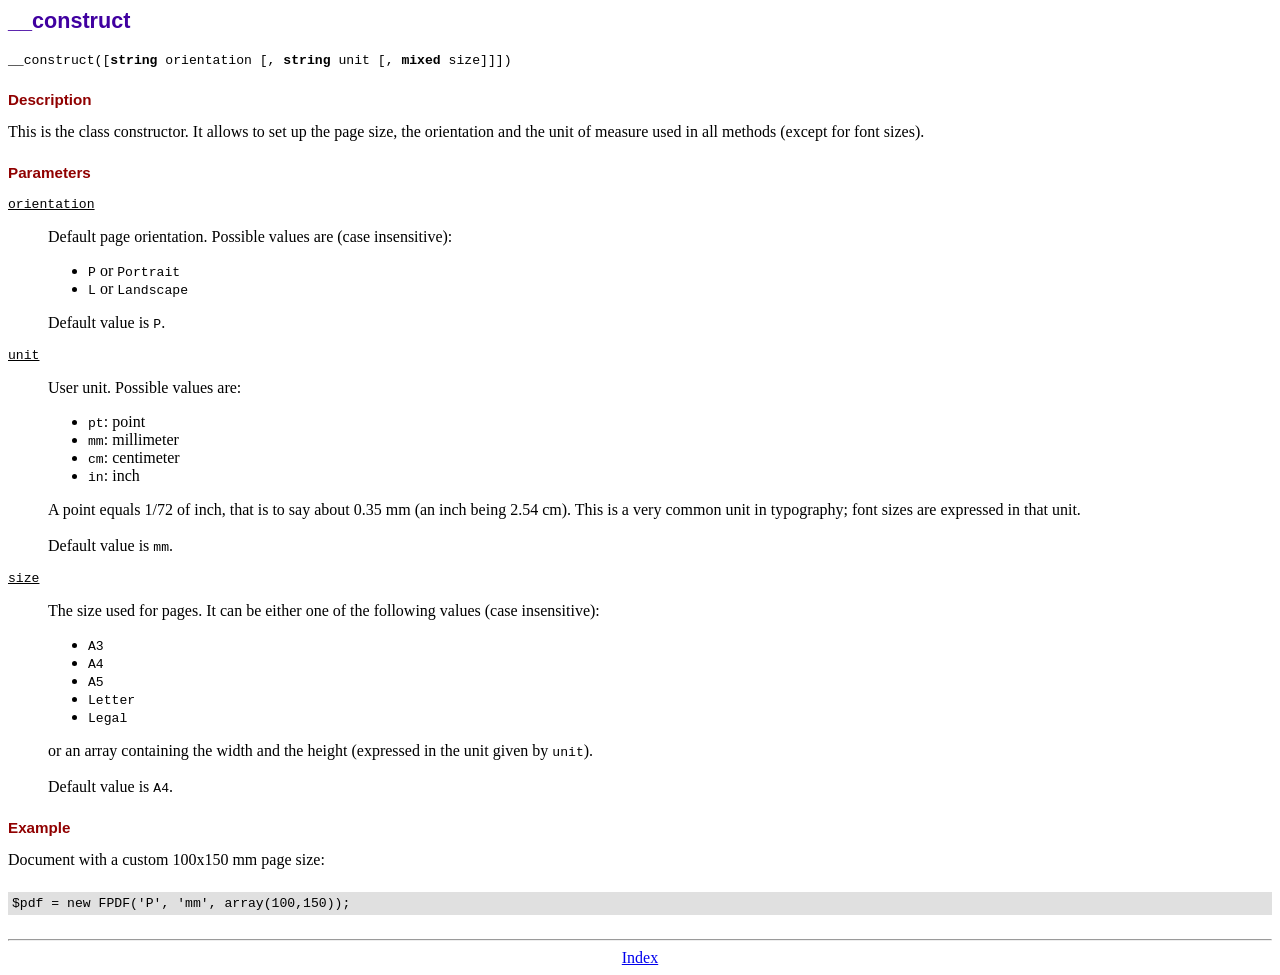
<file: libs/fpdf/doc/__construct.htm>
<!DOCTYPE html PUBLIC "-//W3C//DTD HTML 4.01 Transitional//EN">
<html>
<head>
<meta http-equiv="Content-Type" content="text/html; charset=UTF-8">
<title>__construct</title>
<link type="text/css" rel="stylesheet" href="../fpdf.css">
</head>
<body>
<h1>__construct</h1>
<code>__construct([<b>string</b> orientation [, <b>string</b> unit [, <b>mixed</b> size]]])</code>
<h2>Description</h2>
This is the class constructor. It allows to set up the page size, the orientation and the
unit of measure used in all methods (except for font sizes).
<h2>Parameters</h2>
<dl class="param">
<dt><code>orientation</code></dt>
<dd>
Default page orientation. Possible values are (case insensitive):
<ul>
<li><code>P</code> or <code>Portrait</code></li>
<li><code>L</code> or <code>Landscape</code></li>
</ul>
Default value is <code>P</code>.
</dd>
<dt><code>unit</code></dt>
<dd>
User unit. Possible values are:
<ul>
<li><code>pt</code>: point</li>
<li><code>mm</code>: millimeter</li>
<li><code>cm</code>: centimeter</li>
<li><code>in</code>: inch</li>
</ul>
A point equals 1/72 of inch, that is to say about 0.35 mm (an inch being 2.54 cm). This
is a very common unit in typography; font sizes are expressed in that unit.
<br>
<br>
Default value is <code>mm</code>.
</dd>
<dt><code>size</code></dt>
<dd>
The size used for pages. It can be either one of the following values (case insensitive):
<ul>
<li><code>A3</code></li>
<li><code>A4</code></li>
<li><code>A5</code></li>
<li><code>Letter</code></li>
<li><code>Legal</code></li>
</ul>
or an array containing the width and the height (expressed in the unit given by <code>unit</code>).<br>
<br>
Default value is <code>A4</code>.
</dd>
</dl>
<h2>Example</h2>
Document with a custom 100x150 mm page size:
<div class="doc-source">
<pre><code>$pdf = new FPDF('P', 'mm', array(100,150));</code></pre>
</div>
<hr style="margin-top:1.5em">
<div style="text-align:center"><a href="index.htm">Index</a></div>
</body>
</html>
</file>
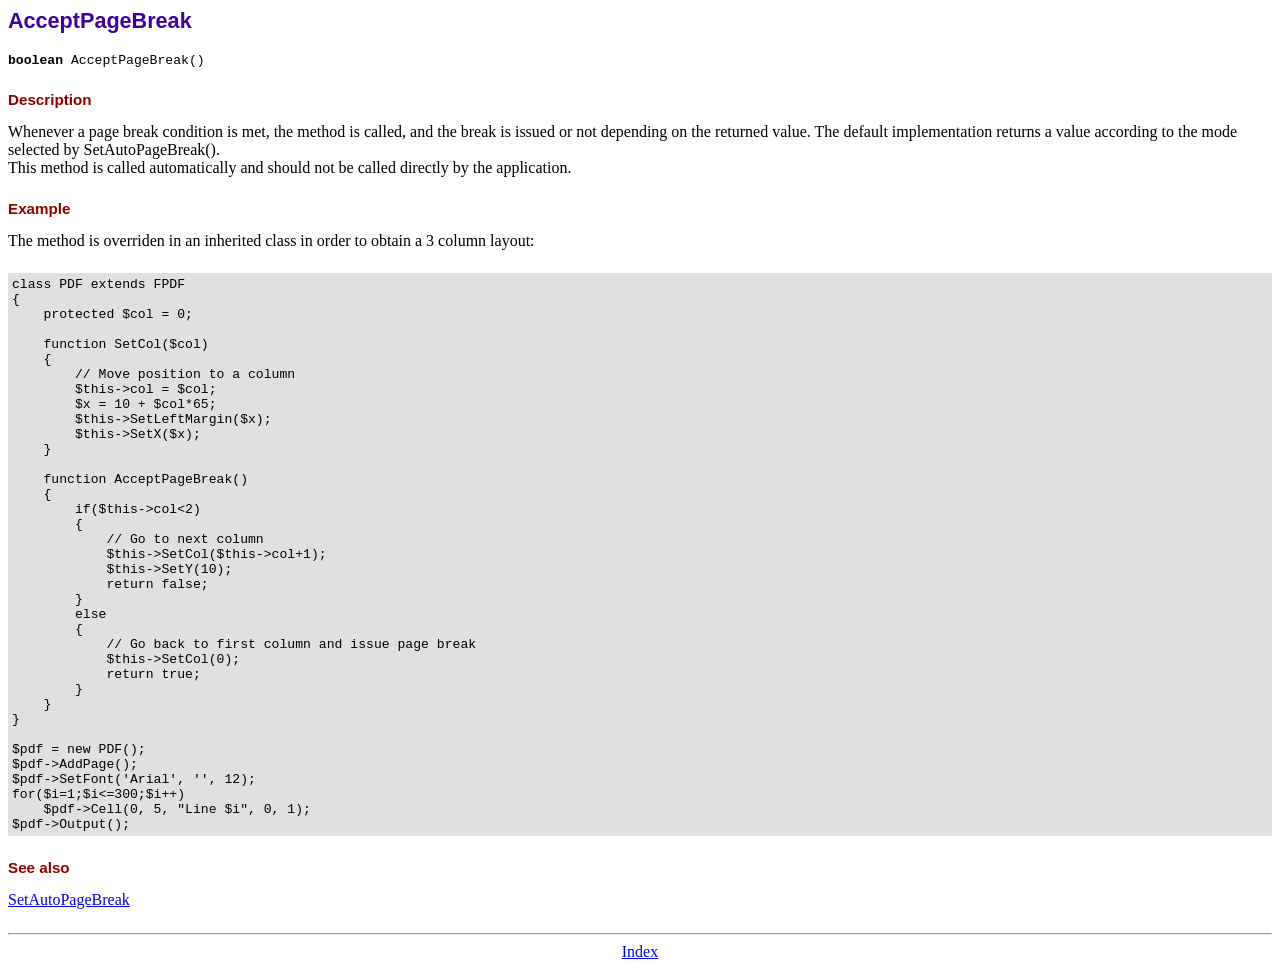
<file: libs/fpdf/doc/acceptpagebreak.htm>
<!DOCTYPE html PUBLIC "-//W3C//DTD HTML 4.01 Transitional//EN">
<html>
<head>
<meta http-equiv="Content-Type" content="text/html; charset=UTF-8">
<title>AcceptPageBreak</title>
<link type="text/css" rel="stylesheet" href="../fpdf.css">
</head>
<body>
<h1>AcceptPageBreak</h1>
<code><b>boolean</b> AcceptPageBreak()</code>
<h2>Description</h2>
Whenever a page break condition is met, the method is called, and the break is issued or not
depending on the returned value. The default implementation returns a value according to the
mode selected by SetAutoPageBreak().
<br>
This method is called automatically and should not be called directly by the application.
<h2>Example</h2>
The method is overriden in an inherited class in order to obtain a 3 column layout:
<div class="doc-source">
<pre><code>class PDF extends FPDF
{
    protected $col = 0;

    function SetCol($col)
    {
        // Move position to a column
        $this-&gt;col = $col;
        $x = 10 + $col*65;
        $this-&gt;SetLeftMargin($x);
        $this-&gt;SetX($x);
    }

    function AcceptPageBreak()
    {
        if($this-&gt;col&lt;2)
        {
            // Go to next column
            $this-&gt;SetCol($this-&gt;col+1);
            $this-&gt;SetY(10);
            return false;
        }
        else
        {
            // Go back to first column and issue page break
            $this-&gt;SetCol(0);
            return true;
        }
    }
}

$pdf = new PDF();
$pdf-&gt;AddPage();
$pdf-&gt;SetFont('Arial', '', 12);
for($i=1;$i&lt;=300;$i++)
    $pdf-&gt;Cell(0, 5, "Line $i", 0, 1);
$pdf-&gt;Output();</code></pre>
</div>
<h2>See also</h2>
<a href="setautopagebreak.htm">SetAutoPageBreak</a>
<hr style="margin-top:1.5em">
<div style="text-align:center"><a href="index.htm">Index</a></div>
</body>
</html>
</file>
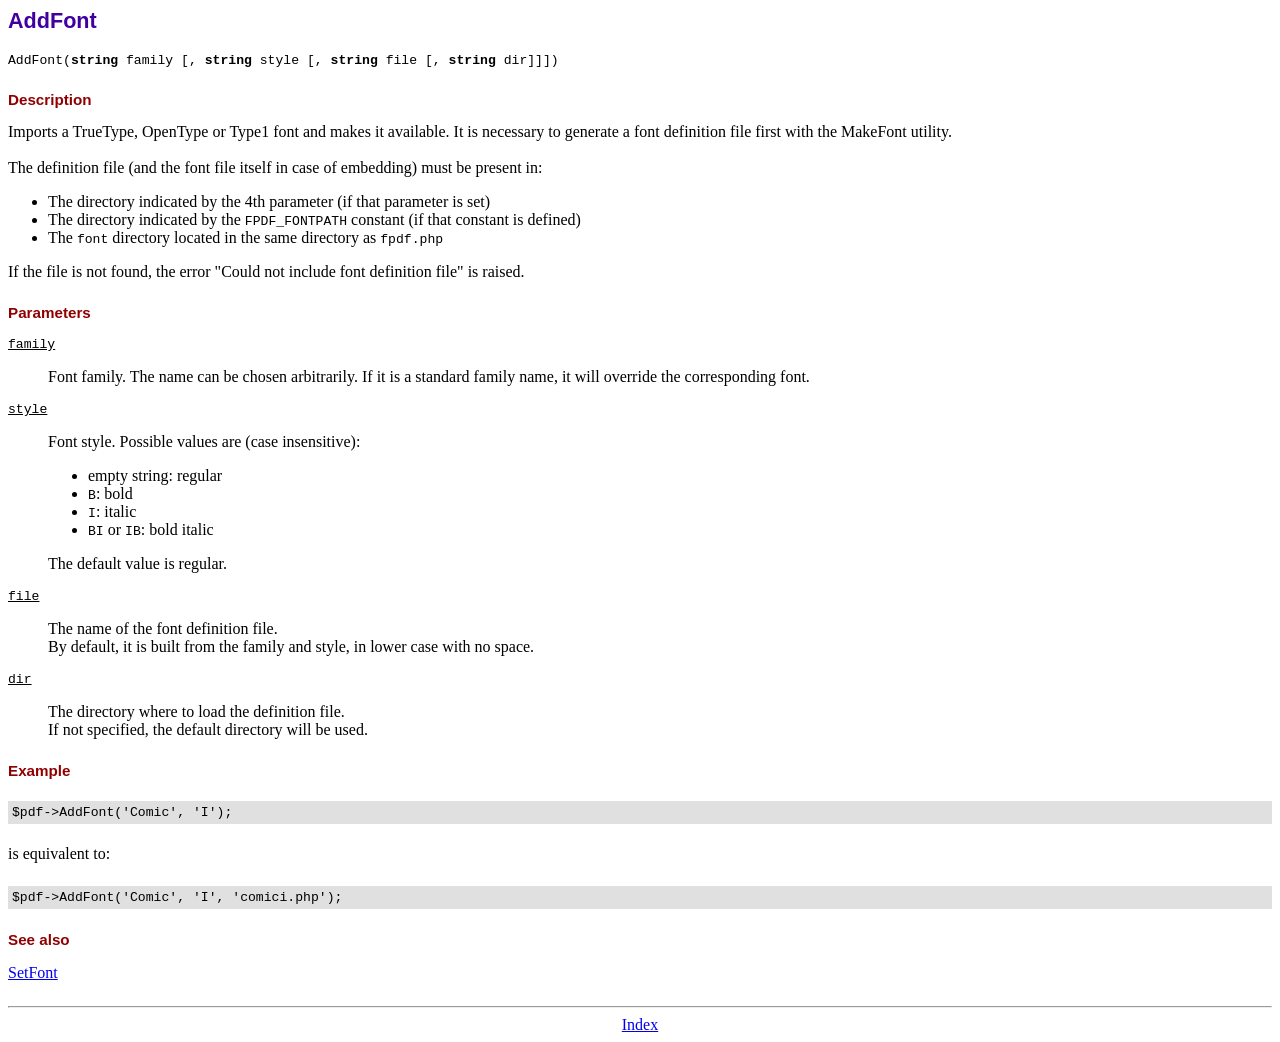
<file: libs/fpdf/doc/addfont.htm>
<!DOCTYPE html PUBLIC "-//W3C//DTD HTML 4.01 Transitional//EN">
<html>
<head>
<meta http-equiv="Content-Type" content="text/html; charset=UTF-8">
<title>AddFont</title>
<link type="text/css" rel="stylesheet" href="../fpdf.css">
</head>
<body>
<h1>AddFont</h1>
<code>AddFont(<b>string</b> family [, <b>string</b> style [, <b>string</b> file [, <b>string</b> dir]]])</code>
<h2>Description</h2>
Imports a TrueType, OpenType or Type1 font and makes it available. It is necessary to generate a font
definition file first with the MakeFont utility.
<br>
<br>
The definition file (and the font file itself in case of embedding) must be present in:
<ul>
<li>The directory indicated by the 4th parameter (if that parameter is set)</li>
<li>The directory indicated by the <code>FPDF_FONTPATH</code> constant (if that constant is defined)</li>
<li>The <code>font</code> directory located in the same directory as <code>fpdf.php</code></li>
</ul>
If the file is not found, the error "Could not include font definition file" is raised.
<h2>Parameters</h2>
<dl class="param">
<dt><code>family</code></dt>
<dd>
Font family. The name can be chosen arbitrarily. If it is a standard family name, it will
override the corresponding font.
</dd>
<dt><code>style</code></dt>
<dd>
Font style. Possible values are (case insensitive):
<ul>
<li>empty string: regular</li>
<li><code>B</code>: bold</li>
<li><code>I</code>: italic</li>
<li><code>BI</code> or <code>IB</code>: bold italic</li>
</ul>
The default value is regular.
</dd>
<dt><code>file</code></dt>
<dd>
The name of the font definition file.
<br>
By default, it is built from the family and style, in lower case with no space.
</dd>
<dt><code>dir</code></dt>
<dd>
The directory where to load the definition file.
<br>
If not specified, the default directory will be used.
</dd>
</dl>
<h2>Example</h2>
<div class="doc-source">
<pre><code>$pdf-&gt;AddFont('Comic', 'I');</code></pre>
</div>
is equivalent to:
<div class="doc-source">
<pre><code>$pdf-&gt;AddFont('Comic', 'I', 'comici.php');</code></pre>
</div>
<h2>See also</h2>
<a href="setfont.htm">SetFont</a>
<hr style="margin-top:1.5em">
<div style="text-align:center"><a href="index.htm">Index</a></div>
</body>
</html>
</file>
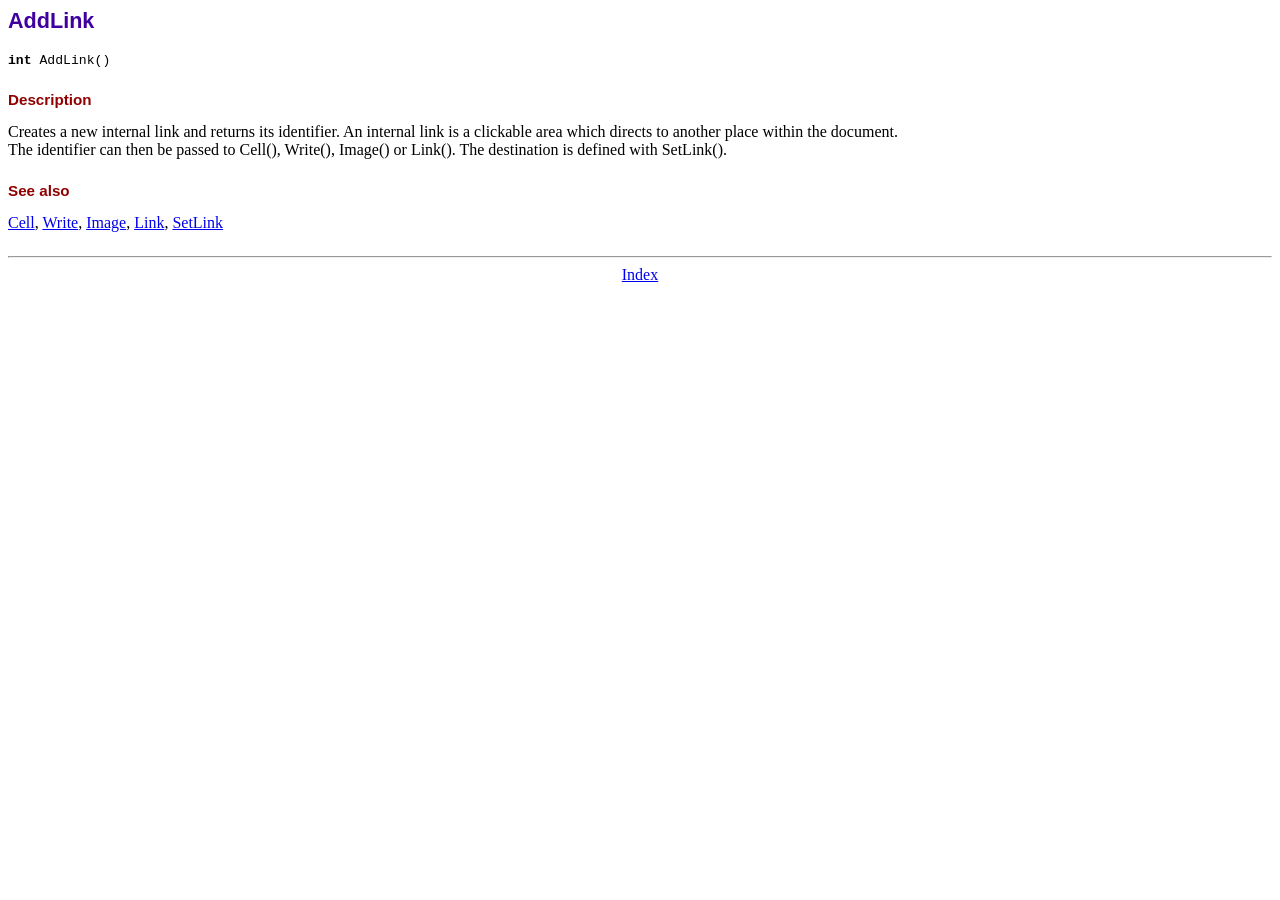
<file: libs/fpdf/doc/addlink.htm>
<!DOCTYPE html PUBLIC "-//W3C//DTD HTML 4.01 Transitional//EN">
<html>
<head>
<meta http-equiv="Content-Type" content="text/html; charset=UTF-8">
<title>AddLink</title>
<link type="text/css" rel="stylesheet" href="../fpdf.css">
</head>
<body>
<h1>AddLink</h1>
<code><b>int</b> AddLink()</code>
<h2>Description</h2>
Creates a new internal link and returns its identifier. An internal link is a clickable area
which directs to another place within the document.
<br>
The identifier can then be passed to Cell(), Write(), Image() or Link(). The destination is
defined with SetLink().
<h2>See also</h2>
<a href="cell.htm">Cell</a>,
<a href="write.htm">Write</a>,
<a href="image.htm">Image</a>,
<a href="link.htm">Link</a>,
<a href="setlink.htm">SetLink</a>
<hr style="margin-top:1.5em">
<div style="text-align:center"><a href="index.htm">Index</a></div>
</body>
</html>
</file>
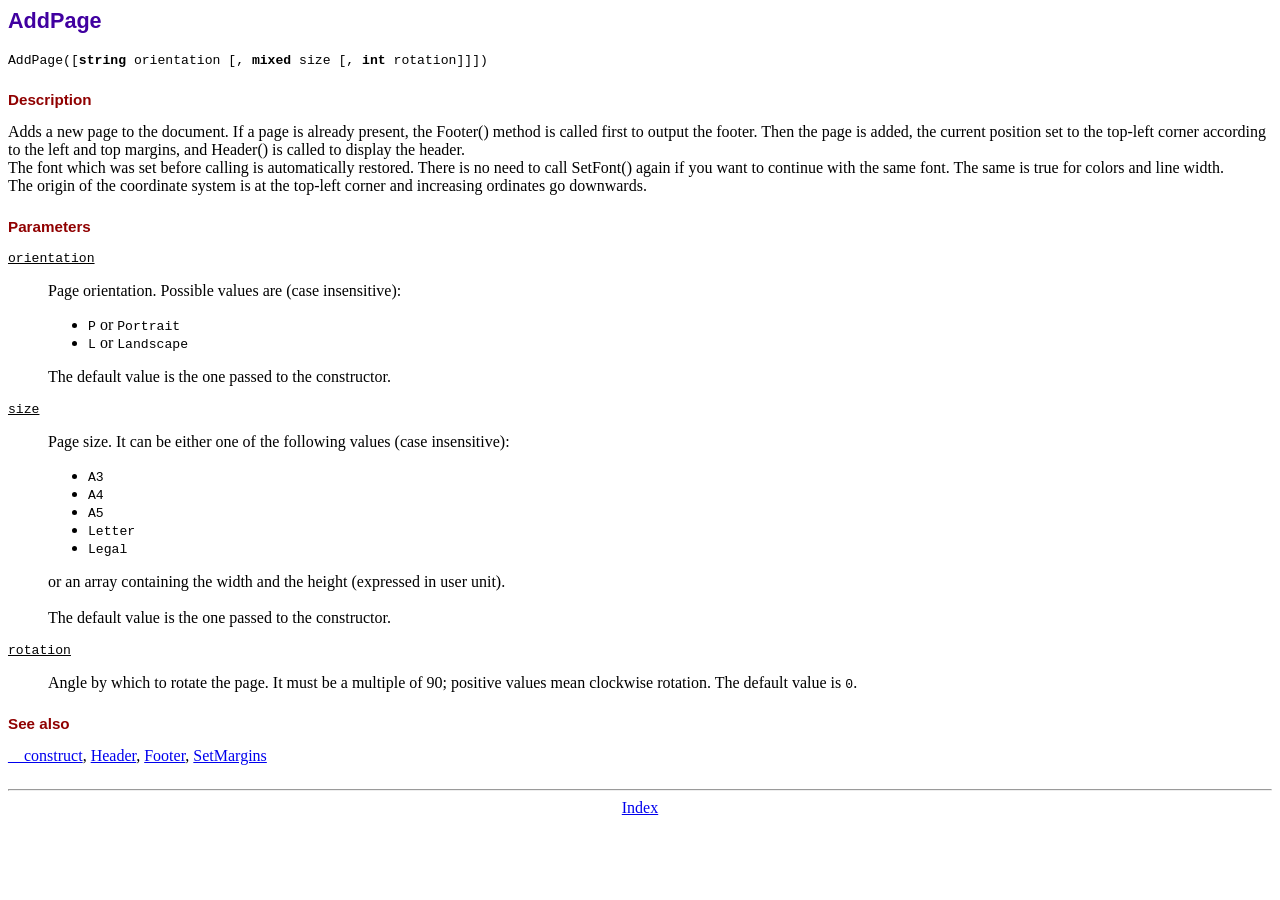
<file: libs/fpdf/doc/addpage.htm>
<!DOCTYPE html PUBLIC "-//W3C//DTD HTML 4.01 Transitional//EN">
<html>
<head>
<meta http-equiv="Content-Type" content="text/html; charset=UTF-8">
<title>AddPage</title>
<link type="text/css" rel="stylesheet" href="../fpdf.css">
</head>
<body>
<h1>AddPage</h1>
<code>AddPage([<b>string</b> orientation [, <b>mixed</b> size [, <b>int</b> rotation]]])</code>
<h2>Description</h2>
Adds a new page to the document. If a page is already present, the Footer() method is called
first to output the footer. Then the page is added, the current position set to the top-left
corner according to the left and top margins, and Header() is called to display the header.
<br>
The font which was set before calling is automatically restored. There is no need to call
SetFont() again if you want to continue with the same font. The same is true for colors and
line width.
<br>
The origin of the coordinate system is at the top-left corner and increasing ordinates go
downwards.
<h2>Parameters</h2>
<dl class="param">
<dt><code>orientation</code></dt>
<dd>
Page orientation. Possible values are (case insensitive):
<ul>
<li><code>P</code> or <code>Portrait</code></li>
<li><code>L</code> or <code>Landscape</code></li>
</ul>
The default value is the one passed to the constructor.
</dd>
<dt><code>size</code></dt>
<dd>
Page size. It can be either one of the following values (case insensitive):
<ul>
<li><code>A3</code></li>
<li><code>A4</code></li>
<li><code>A5</code></li>
<li><code>Letter</code></li>
<li><code>Legal</code></li>
</ul>
or an array containing the width and the height (expressed in user unit).<br>
<br>
The default value is the one passed to the constructor.
</dd>
<dt><code>rotation</code></dt>
<dd>
Angle by which to rotate the page. It must be a multiple of 90; positive values
mean clockwise rotation. The default value is <code>0</code>.
</dd>
</dl>
<h2>See also</h2>
<a href="__construct.htm">__construct</a>,
<a href="header.htm">Header</a>,
<a href="footer.htm">Footer</a>,
<a href="setmargins.htm">SetMargins</a>
<hr style="margin-top:1.5em">
<div style="text-align:center"><a href="index.htm">Index</a></div>
</body>
</html>
</file>
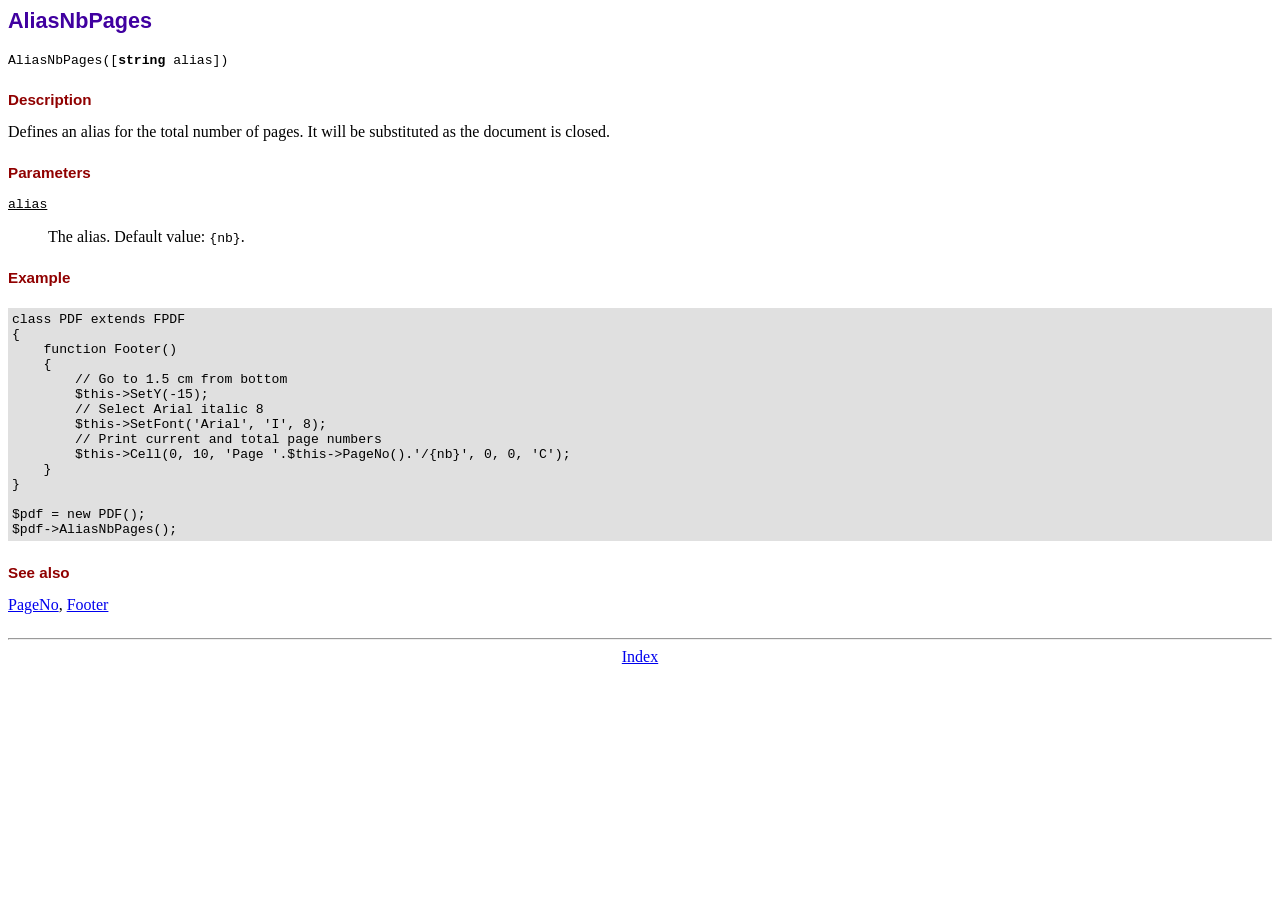
<file: libs/fpdf/doc/aliasnbpages.htm>
<!DOCTYPE html PUBLIC "-//W3C//DTD HTML 4.01 Transitional//EN">
<html>
<head>
<meta http-equiv="Content-Type" content="text/html; charset=UTF-8">
<title>AliasNbPages</title>
<link type="text/css" rel="stylesheet" href="../fpdf.css">
</head>
<body>
<h1>AliasNbPages</h1>
<code>AliasNbPages([<b>string</b> alias])</code>
<h2>Description</h2>
Defines an alias for the total number of pages. It will be substituted as the document is
closed.
<h2>Parameters</h2>
<dl class="param">
<dt><code>alias</code></dt>
<dd>
The alias. Default value: <code>{nb}</code>.
</dd>
</dl>
<h2>Example</h2>
<div class="doc-source">
<pre><code>class PDF extends FPDF
{
    function Footer()
    {
        // Go to 1.5 cm from bottom
        $this-&gt;SetY(-15);
        // Select Arial italic 8
        $this-&gt;SetFont('Arial', 'I', 8);
        // Print current and total page numbers
        $this-&gt;Cell(0, 10, 'Page '.$this-&gt;PageNo().'/{nb}', 0, 0, 'C');
    }
}

$pdf = new PDF();
$pdf-&gt;AliasNbPages();</code></pre>
</div>
<h2>See also</h2>
<a href="pageno.htm">PageNo</a>,
<a href="footer.htm">Footer</a>
<hr style="margin-top:1.5em">
<div style="text-align:center"><a href="index.htm">Index</a></div>
</body>
</html>
</file>
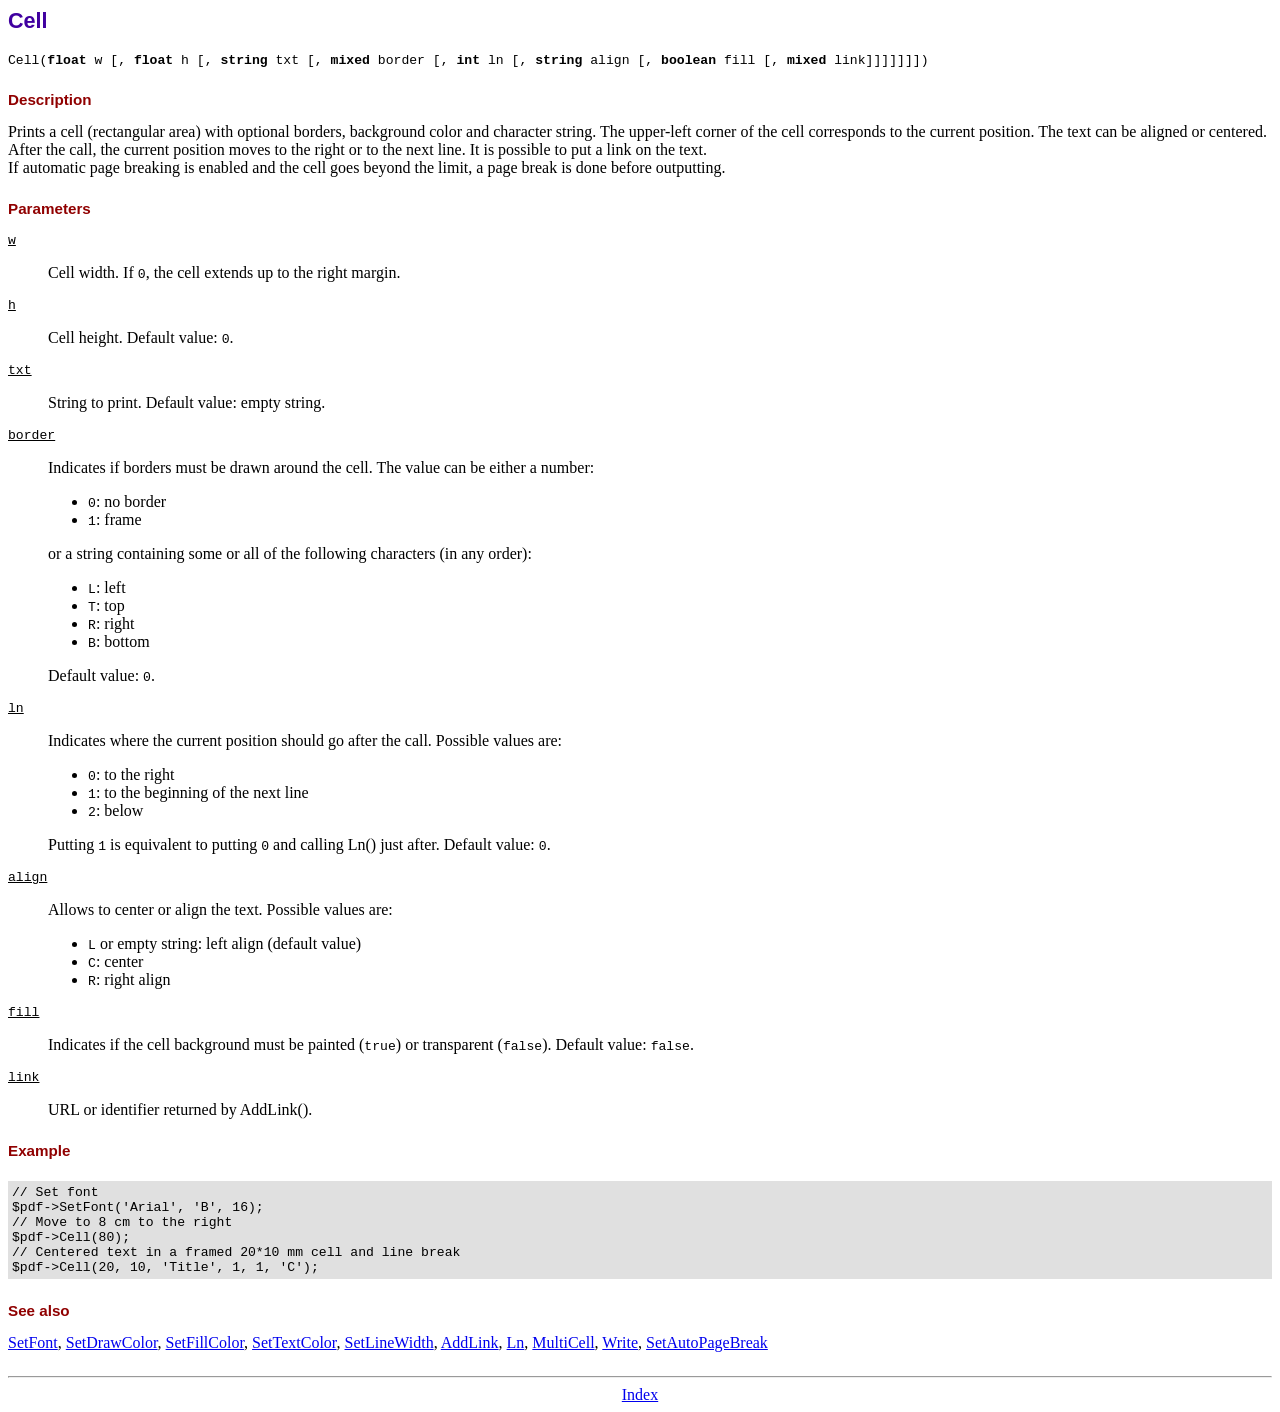
<file: libs/fpdf/doc/cell.htm>
<!DOCTYPE html PUBLIC "-//W3C//DTD HTML 4.01 Transitional//EN">
<html>
<head>
<meta http-equiv="Content-Type" content="text/html; charset=UTF-8">
<title>Cell</title>
<link type="text/css" rel="stylesheet" href="../fpdf.css">
</head>
<body>
<h1>Cell</h1>
<code>Cell(<b>float</b> w [, <b>float</b> h [, <b>string</b> txt [, <b>mixed</b> border [, <b>int</b> ln [, <b>string</b> align [, <b>boolean</b> fill [, <b>mixed</b> link]]]]]]])</code>
<h2>Description</h2>
Prints a cell (rectangular area) with optional borders, background color and character string.
The upper-left corner of the cell corresponds to the current position. The text can be aligned
or centered. After the call, the current position moves to the right or to the next line. It is
possible to put a link on the text.
<br>
If automatic page breaking is enabled and the cell goes beyond the limit, a page break is
done before outputting.
<h2>Parameters</h2>
<dl class="param">
<dt><code>w</code></dt>
<dd>
Cell width. If <code>0</code>, the cell extends up to the right margin.
</dd>
<dt><code>h</code></dt>
<dd>
Cell height.
Default value: <code>0</code>.
</dd>
<dt><code>txt</code></dt>
<dd>
String to print.
Default value: empty string.
</dd>
<dt><code>border</code></dt>
<dd>
Indicates if borders must be drawn around the cell. The value can be either a number:
<ul>
<li><code>0</code>: no border</li>
<li><code>1</code>: frame</li>
</ul>
or a string containing some or all of the following characters (in any order):
<ul>
<li><code>L</code>: left</li>
<li><code>T</code>: top</li>
<li><code>R</code>: right</li>
<li><code>B</code>: bottom</li>
</ul>
Default value: <code>0</code>.
</dd>
<dt><code>ln</code></dt>
<dd>
Indicates where the current position should go after the call. Possible values are:
<ul>
<li><code>0</code>: to the right</li>
<li><code>1</code>: to the beginning of the next line</li>
<li><code>2</code>: below</li>
</ul>
Putting <code>1</code> is equivalent to putting <code>0</code> and calling Ln() just after.
Default value: <code>0</code>.
</dd>
<dt><code>align</code></dt>
<dd>
Allows to center or align the text. Possible values are:
<ul>
<li><code>L</code> or empty string: left align (default value)</li>
<li><code>C</code>: center</li>
<li><code>R</code>: right align</li>
</ul>
</dd>
<dt><code>fill</code></dt>
<dd>
Indicates if the cell background must be painted (<code>true</code>) or transparent (<code>false</code>).
Default value: <code>false</code>.
</dd>
<dt><code>link</code></dt>
<dd>
URL or identifier returned by AddLink().
</dd>
</dl>
<h2>Example</h2>
<div class="doc-source">
<pre><code>// Set font
$pdf-&gt;SetFont('Arial', 'B', 16);
// Move to 8 cm to the right
$pdf-&gt;Cell(80);
// Centered text in a framed 20*10 mm cell and line break
$pdf-&gt;Cell(20, 10, 'Title', 1, 1, 'C');</code></pre>
</div>
<h2>See also</h2>
<a href="setfont.htm">SetFont</a>,
<a href="setdrawcolor.htm">SetDrawColor</a>,
<a href="setfillcolor.htm">SetFillColor</a>,
<a href="settextcolor.htm">SetTextColor</a>,
<a href="setlinewidth.htm">SetLineWidth</a>,
<a href="addlink.htm">AddLink</a>,
<a href="ln.htm">Ln</a>,
<a href="multicell.htm">MultiCell</a>,
<a href="write.htm">Write</a>,
<a href="setautopagebreak.htm">SetAutoPageBreak</a>
<hr style="margin-top:1.5em">
<div style="text-align:center"><a href="index.htm">Index</a></div>
</body>
</html>
</file>
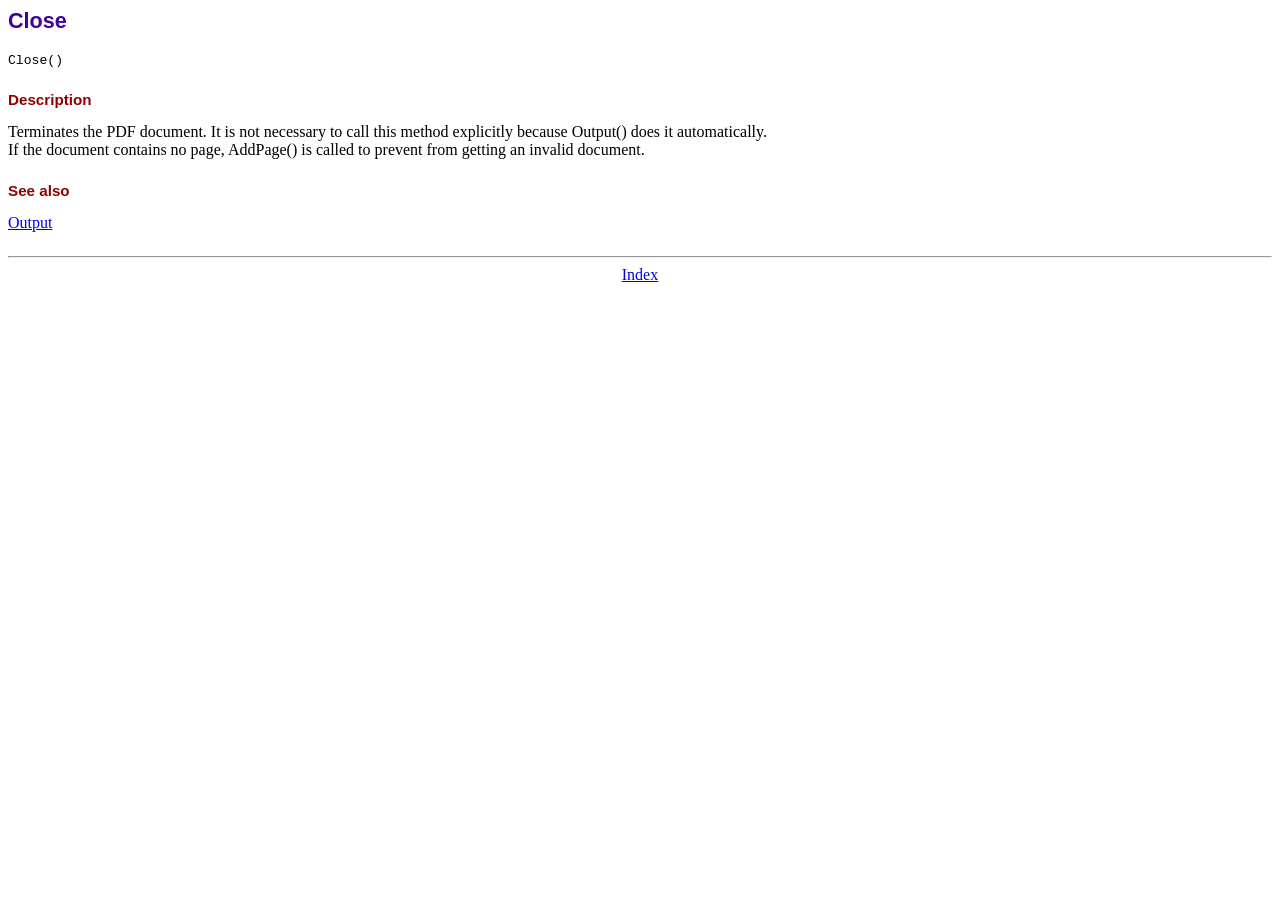
<file: libs/fpdf/doc/close.htm>
<!DOCTYPE html PUBLIC "-//W3C//DTD HTML 4.01 Transitional//EN">
<html>
<head>
<meta http-equiv="Content-Type" content="text/html; charset=UTF-8">
<title>Close</title>
<link type="text/css" rel="stylesheet" href="../fpdf.css">
</head>
<body>
<h1>Close</h1>
<code>Close()</code>
<h2>Description</h2>
Terminates the PDF document. It is not necessary to call this method explicitly because Output()
does it automatically.
<br>
If the document contains no page, AddPage() is called to prevent from getting an invalid document.
<h2>See also</h2>
<a href="output.htm">Output</a>
<hr style="margin-top:1.5em">
<div style="text-align:center"><a href="index.htm">Index</a></div>
</body>
</html>
</file>
<file: estilos/theme.css>
/* ============================================================
   theme.css - Tokens de diseno compartidos (MazaJardel Panel)
   ============================================================ */

@import url('https://fonts.googleapis.com/css2?family=Poppins:wght@500;600;700;800&family=Inter:wght@400;500;600;700&display=swap');

:root{
    --color-primary:        #0f766e;
    --color-primary-dark:   #0f172a;
    --color-primary-light:  #2dd4bf;
    --color-accent:         #f59e0b;
    --color-accent-dark:    #d97706;
    --color-button-primary: #0f766e;
    --color-button-hover:   #0d9488;
    --color-button-text:    #ffffff;
    --color-button-shadow:  rgba(15, 118, 110, 0.15);
    --color-danger-strong:  #ef4444;
    --color-danger-hover:   #f87171;

    --color-bg:             #0b0f17;
    --color-bg-soft:        #0f172a;
    --color-surface:        #111827;
    --color-border:         #1f2937;

    --color-text:           #f3f4f6;
    --color-text-muted:     #9ca3af;
    --color-text-inverse:   #1f2937;

    --color-success-bg:     #064e3b;
    --color-success-text:   #34d399;
    --color-success-border: #047857;

    --color-danger-bg:      #451a03;
    --color-danger-text:    #fca5a5;
    --color-danger-border:  #991b1b;

    --color-info-bg:        #1e3a8a;
    --color-info-text:      #93c5fd;
    --color-warning-bg:     #78350f;
    --color-warning-text:   #fcd34d;

    --font-display: 'Inter', 'Segoe UI', sans-serif;
    --font-body: 'Inter', 'Segoe UI', sans-serif;

    --radius-sm: 6px;
    --radius-md: 8px;
    --radius-lg: 12px;

    --shadow-sm: 0 1px 2px 0 rgba(0, 0, 0, 0.05);
    --shadow-md: 0 4px 6px -1px rgba(0, 0, 0, 0.1), 0 2px 4px -1px rgba(0, 0, 0, 0.06);
    --shadow-lg: 0 10px 15px -3px rgba(0, 0, 0, 0.1), 0 4px 6px -2px rgba(0, 0, 0, 0.05);

    --transition: .15s ease-in-out;
}

*,
*::before,
*::after{
    margin: 0;
    padding: 0;
    box-sizing: border-box;
}

body{
    font-family: var(--font-body);
    color: var(--color-text);
    -webkit-font-smoothing: antialiased;
}

a{ color: inherit; }

button, input, select, textarea{
    font-family: inherit;
}

a:focus-visible,
button:focus-visible,
input:focus-visible,
select:focus-visible,
textarea:focus-visible{
    outline: 3px solid rgba(242, 201, 76, .62);
    outline-offset: 2px;
}

@media (prefers-reduced-motion: reduce){
    *{
        animation-duration: 0.001ms !important;
        animation-iteration-count: 1 !important;
        transition-duration: 0.001ms !important;
    }
}

.mensajeExito,
.mensajeError{
    display: flex;
    align-items: center;
    gap: 10px;
    width: 100%;
    padding: 14px 16px;
    border-radius: var(--radius-sm);
    margin-bottom: 20px;
    font-weight: 700;
    font-size: 14px;
}

.mensajeExito{
    background: var(--color-success-bg);
    color: var(--color-success-text);
    border: 1px solid var(--color-success-border);
}

.mensajeError{
    background: var(--color-danger-bg);
    color: var(--color-danger-text);
    border: 1px solid var(--color-danger-border);
}
</file>
<file: estilos/login.css>
@import url('theme.css');

html, body{
    height: 100%;
}

body{
    background:
        linear-gradient(145deg, #080D10 0%, #0F171C 52%, #151E24 100%);
    display: flex;
    align-items: center;
    justify-content: center;
    min-height: 100vh;
    padding: 24px;
}

.pantalla{
    width: 100%;
    max-width: 980px;
    min-height: 600px;
    background: var(--color-surface);
    border-radius: var(--radius-lg);
    box-shadow: var(--shadow-lg);
    display: grid;
    grid-template-columns: 1.05fr 1fr;
    overflow: hidden;
    border: 1px solid var(--color-border);
}

.panelMarca{
    position: relative;
    background:
        linear-gradient(155deg, rgba(11, 18, 22, 0.9), rgba(20, 36, 43, 0.85)),
        url('../view/img/login_background.jpg') center/cover no-repeat;
    color: #ffffff;
    padding: 56px 48px;
    display: flex;
    flex-direction: column;
    justify-content: space-between;
    overflow: hidden;
}

.panelMarca::before,
.panelMarca::after{
    display: none;
}

.marca{
    display: flex;
    align-items: center;
    gap: 12px;
    font-family: var(--font-display);
    font-weight: 700;
    font-size: 20px;
    letter-spacing: .3px;
    z-index: 1;
}

.marca .escudo{
    width: 40px;
    height: 40px;
    border-radius: 12px;
    background: rgba(142,215,207,.12);
    border: 1px solid rgba(142,215,207,.34);
    display: flex;
    align-items: center;
    justify-content: center;
    font-size: 13px;
    font-weight: 800;
}

.panelMarca .mensaje{
    z-index: 1;
    max-width: 360px;
}

.panelMarca .mensaje h1{
    font-family: var(--font-display);
    font-size: 34px;
    line-height: 1.25;
    font-weight: 700;
    margin-bottom: 16px;
}

.panelMarca .mensaje p{
    font-size: 15px;
    line-height: 1.6;
    color: rgba(248,248,252,.82);
}

.panelMarca .pie{
    z-index: 1;
    font-size: 13px;
    color: rgba(248,248,252,.65);
}

.panelFormulario{
    padding: 56px 48px;
    display: flex;
    flex-direction: column;
    justify-content: center;
    background: #111827;
}

.panelFormulario h2{
    font-family: var(--font-display);
    font-size: 26px;
    font-weight: 700;
    color: #ffffff;
    margin-bottom: 6px;
}

.panelFormulario .subtitulo{
    color: #9ca3af;
    font-size: 14px;
    margin-bottom: 32px;
}

input[type="text"],
input[type="password"]{
    width: 100%;
    padding: 13px 14px;
    border: 1.5px solid #374151;
    border-radius: var(--radius-sm);
    font-size: 14.5px;
    outline: none;
    transition: border-color var(--transition), box-shadow var(--transition);
    background: #1f2937;
    color: #ffffff;
}

input[type="text"]::placeholder,
input[type="password"]::placeholder{
    color: #9ca3af;
}

.campo{
    margin-bottom: 18px;
}

.campo label{
    display: block;
    font-size: 13px;
    font-weight: 600;
    color: #f3f4f6;
    margin-bottom: 6px;
}

.campoConIcono{
    position: relative;
}

.campoConIcono .icono{
    position: absolute;
    left: 14px;
    top: 50%;
    transform: translateY(-50%);
    z-index: 2;
    color: #2dd4bf;
    opacity: .85;
    display: flex;
    pointer-events: none;
}

.campoConIcono .icono svg{
    width: 17px;
    height: 17px;
    display: block;
}

.campoConIcono input{
    position: relative;
    z-index: 1;
    padding-left: 40px;
}

.togglePassword{
    position: absolute;
    right: 12px;
    top: 50%;
    transform: translateY(-50%);
    background: none;
    border: none;
    cursor: pointer;
    font-size: 13px;
    color: #9ca3af;
    padding: 4px 6px;
    z-index: 2;
}

.campoConIcono:focus-within .icono{
    color: #2dd4bf;
    opacity: 1;
}

#password{
    padding-right: 64px;
}

input[type="text"]:focus,
input[type="password"]:focus{
    border-color: #2dd4bf;
    box-shadow: 0 0 0 4px rgba(45, 212, 191, 0.14);
    background: #1f2937;
}

input.inputError{
    border-color: #ef4444;
}

.bloqueCaptcha{
    display: flex;
    align-items: center;
    gap: 10px;
    background: #1f2937;
    border: 1.5px solid #374151;
    border-radius: var(--radius-sm);
    padding: 12px 14px;
    margin-bottom: 18px;
}

.captchaCodigo{
    position: relative;
    display: flex;
    align-items: center;
    justify-content: center;
    gap: 8px;
    font-family: var(--font-display);
    font-weight: 800;
    font-size: 21px;
    background:
        radial-gradient(circle at 18% 25%, rgba(255,255,255,.18) 0 1px, transparent 1.5px),
        radial-gradient(circle at 74% 62%, rgba(255,255,255,.13) 0 1px, transparent 1.5px),
        repeating-linear-gradient(0deg, rgba(255,255,255,.045) 0 1px, transparent 1px 7px),
        repeating-linear-gradient(115deg, rgba(162,232,224,.12) 0 2px, transparent 2px 10px),
        linear-gradient(135deg, #0D1820, #17313A);
    background-size: 32px 32px, 38px 38px, auto, auto, auto;
    border: 1px solid rgba(162,232,224,.34);
    border-radius: 8px;
    padding: 9px 15px;
    min-width: 168px;
    flex: 0 0 168px;
    min-height: 46px;
    user-select: none;
    overflow: hidden;
    box-shadow:
        inset 0 0 0 1px rgba(255,255,255,.04),
        inset 0 -18px 32px rgba(0,0,0,.14);
}

.captchaCodigo::before,
.captchaCodigo::after{
    content: "";
    position: absolute;
    left: -12%;
    width: 124%;
    height: 2px;
    border-radius: 999px;
    pointer-events: none;
    z-index: 1;
}

.captchaCodigo::before{
    top: 35%;
    background: linear-gradient(90deg, transparent, rgba(242,201,76,.72), rgba(103,232,215,.38), transparent);
    transform: rotate(-7deg);
}

.captchaCodigo::after{
    top: 63%;
    background: linear-gradient(90deg, transparent, rgba(251,207,232,.56), rgba(221,214,254,.48), transparent);
    transform: rotate(5deg);
}

.captchaLetra{
    display: inline-flex;
    align-items: center;
    justify-content: center;
    position: relative;
    min-width: 19px;
    line-height: 1;
    letter-spacing: 0;
    text-shadow:
        0 1px 0 rgba(0,0,0,.74),
        0 0 7px rgba(255,255,255,.16);
}

.captchaCodigo.cargando{
    color: var(--color-text-muted);
    font-weight: 500;
    font-size: 13px;
    letter-spacing: normal;
}

.bloqueCaptcha input{
    flex: 1;
    letter-spacing: 3px;
    font-weight: 600;
    text-transform: uppercase;
    text-align: center;
}

.btnRefrescarCaptcha{
    background: #111827;
    border: 1px solid #374151;
    border-radius: 8px;
    width: 40px;
    height: 40px;
    cursor: pointer;
    font-size: 16px;
    color: #2dd4bf;
    transition: transform var(--transition), background var(--transition), color var(--transition);
    flex-shrink: 0;
}

.btnRefrescarCaptcha:hover{
    background: var(--color-button-primary);
    color: var(--color-button-text);
    transform: rotate(90deg);
}


.btnIngresar{
    width: 100%;
    padding: 14px;
    background: var(--color-button-primary);
    background-image: linear-gradient(135deg, #20B8AD, var(--color-button-primary));
    color: var(--color-button-text);
    border: none;
    border-radius: var(--radius-sm);
    font-size: 15px;
    font-weight: 800;
    cursor: pointer;
    transition: transform var(--transition), box-shadow var(--transition), opacity var(--transition);
    box-shadow: 0 10px 24px var(--color-button-shadow);
    display: flex;
    align-items: center;
    justify-content: center;
    gap: 8px;
    margin-top: 6px;
}

.btnIngresar:hover:not(:disabled){
    transform: translateY(-2px);
    background-image: linear-gradient(135deg, var(--color-button-hover), #9AF2E6);
    box-shadow: 0 14px 30px rgba(56,203,191,.34);
}

.btnIngresar:disabled{
    opacity: .7;
    cursor: not-allowed;
    transform: none;
}

.spinner{
    width: 16px;
    height: 16px;
    border-radius: 50%;
    border: 2.5px solid rgba(255,255,255,.4);
    border-top-color: white;
    animation: girar .7s linear infinite;
    display: none;
}

.btnIngresar.cargando .spinner{ display: inline-block; }
.btnIngresar.cargando .textoBoton{ opacity: .85; }

#mensaje{
    margin-top: 16px;
    text-align: center;
    font-size: 13.5px;
    font-weight: 600;
    min-height: 18px;
}

#mensaje.error{ color: var(--color-danger-text); }
#mensaje.exito{ color: var(--color-success-text); }

@media (max-width: 860px){
    body{
        align-items: flex-start;
        padding: 18px;
    }

    .pantalla{
        max-width: 560px;
        min-height: auto;
        grid-template-columns: 1fr;
    }

    .panelMarca,
    .panelFormulario{
        padding: 34px 28px;
    }

    .panelMarca{
        gap: 34px;
    }

    .panelMarca .mensaje{
        max-width: none;
    }

    .panelMarca .mensaje h1{
        font-size: 27px;
    }
}

@media (max-width: 520px){
    body{
        padding: 12px;
    }

    .panelMarca,
    .panelFormulario{
        padding: 28px 20px;
    }

    .panelFormulario h2{
        font-size: 23px;
    }

    .bloqueCaptcha{
        display: grid;
        grid-template-columns: 1fr 42px;
        gap: 10px;
    }

    .captchaCodigo{
        grid-column: 1 / -1;
        width: 100%;
        min-width: 0;
        flex-basis: auto;
    }

    .bloqueCaptcha input{
        min-width: 0;
    }

    .btnRefrescarCaptcha{
        width: 42px;
        height: 42px;
    }
}
</file>
<file: libs/fpdf/fpdf.css>
body {font-family:"Times New Roman",serif}
h1 {font:bold 135% Arial,sans-serif; color:#4000A0; margin-bottom:0.9em}
h2 {font:bold 95% Arial,sans-serif; color:#900000; margin-top:1.5em; margin-bottom:1em}
dl.param dt {text-decoration:underline}
dl.param dd {margin-top:1em; margin-bottom:1em}
dl.param ul {margin-top:1em; margin-bottom:1em}
tt, code, kbd {font-family:"Courier New",Courier,monospace; font-size:82%}
div.source {margin-top:1.4em; margin-bottom:1.3em}
div.source pre {display:table; border:1px solid #24246A; width:100%; margin:0em; font-family:inherit; font-size:100%}
div.source code {display:block; border:1px solid #C5C5EC; background-color:#F0F5FF; padding:6px; color:#000000}
div.doc-source {margin-top:1.4em; margin-bottom:1.3em}
div.doc-source pre {display:table; width:100%; margin:0em; font-family:inherit; font-size:100%}
div.doc-source code {display:block; background-color:#E0E0E0; padding:4px}
.kw {color:#000080; font-weight:bold}
.str {color:#CC0000}
.cmt {color:#008000}
p.demo {text-align:center; margin-top:-0.9em}
a.demo {text-decoration:none; font-weight:bold; color:#0000CC}
a.demo:link {text-decoration:none; font-weight:bold; color:#0000CC}
a.demo:hover {text-decoration:none; font-weight:bold; color:#0000FF}
a.demo:active {text-decoration:none; font-weight:bold; color:#0000FF}
</file>
<file: estilos/dashboard.css>
@import url('theme.css');

html, body{
    width: 100%;
    min-height: 100%;
    background: var(--color-bg);
}

body{
    padding-top: 76px;
}

nav{
    position: fixed;
    top: 0;
    left: 0;
    width: 100%;
    background: var(--color-surface);
    border-bottom: 1px solid var(--color-border);
    box-shadow: var(--shadow-sm);
    backdrop-filter: blur(14px);
    z-index: 9999;
}

.menu{
    display: flex;
    align-items: center;
    list-style: none;
    min-height: 68px;
    padding: 0 24px;
    gap: 4px;
}

.menu::before{
    content: "Sistema";
    font-family: var(--font-display);
    font-weight: 800;
    color: white;
    font-size: 17px;
    padding: 9px 22px 9px 0;
    margin-right: 10px;
    border-right: 1px solid rgba(255,255,255,.22);
    white-space: nowrap;
}

.menu > li{
    position: relative;
    padding: 4px 0;
}

.menu > li > a{
    display: block;
    padding: 10px 14px;
    color: rgba(255,255,255,.82);
    text-decoration: none;
    font-size: 14px;
    font-weight: 700;
    border-radius: var(--radius-sm);
    transition: background var(--transition), color var(--transition), transform var(--transition);
    white-space: nowrap;
}

.menu > li > a:hover,
.menu > li > a:focus-visible{
    background: rgba(255,255,255,.12);
    color: white;
}

.submenu{
    position: absolute;
    top: calc(100% - 2px);
    left: 0;
    min-width: 235px;
    background: var(--color-surface);
    list-style: none;
    box-shadow: var(--shadow-md);
    border: 1px solid var(--color-border);
    border-radius: var(--radius-md);
    overflow: hidden;
    opacity: 0;
    visibility: hidden;
    transition: opacity .18s ease, visibility .18s, transform .18s ease;
    transform: translateY(-2px);
    pointer-events: none;
    padding: 7px;
    z-index: 10;
}

.menu li:hover > .submenu,
.menu li:focus-within > .submenu{
    opacity: 1;
    visibility: visible;
    transform: translateY(0);
    pointer-events: auto;
}

.submenu li a{
    display: block;
    padding: 10px 12px;
    color: var(--color-text);
    text-decoration: none;
    transition: background var(--transition), color var(--transition);
    font-size: 13.5px;
    font-weight: 600;
    border-radius: var(--radius-sm);
}

.submenu li a:hover{
    background: var(--color-info-bg);
    color: var(--color-primary-light);
}

.logout{
    margin-left: auto;
}

.logout a,
.btnCerrarSesion{
    display: flex;
    align-items: center;
    gap: 6px;
    padding: 9px 15px;
    background: linear-gradient(135deg, var(--color-accent), #FFE08A);
    color: #211705;
    border-radius: var(--radius-sm);
    text-decoration: none;
    font-size: 13.5px;
    font-weight: 700;
    box-shadow: 0 8px 18px rgba(242, 201, 76, .18);
    transition: background var(--transition), transform var(--transition), box-shadow var(--transition);
}

.logout a:hover,
.btnCerrarSesion:hover{
    background: linear-gradient(135deg, var(--color-accent-dark), var(--color-accent));
    box-shadow: 0 10px 22px rgba(242, 201, 76, .24);
    transform: translateY(-1px);
}

.barraSuperior{
    width: min(92%, 1180px);
    margin: 28px auto 0;
    background: var(--color-surface);
    color: white;
    padding: 24px 28px;
    border-radius: var(--radius-lg);
    box-shadow: var(--shadow-sm);
    border: 1px solid var(--color-border);
    position: relative;
    overflow: hidden;
}

.barraSuperior::after{
    display: none;
}

.barraSuperior h2{
    font-family: var(--font-display);
    font-weight: 800;
    font-size: 28px;
    position: relative;
    z-index: 1;
}

.barraSuperior .fecha{
    margin-top: 4px;
    font-size: 13.5px;
    color: rgba(255,255,255,.9);
    position: relative;
    z-index: 1;
}

.tarjetas{
    width: min(92%, 1180px);
    margin: 22px auto 0;
    display: grid;
    grid-template-columns: repeat(auto-fit, minmax(220px, 1fr));
    gap: 16px;
}

.tarjeta{
    background: var(--color-surface);
    border-radius: var(--radius-md);
    padding: 22px;
    box-shadow: var(--shadow-md);
    border: 1px solid var(--color-border);
    display: flex;
    align-items: center;
    gap: 15px;
    transition: transform var(--transition), box-shadow var(--transition), border-color var(--transition);
}

.tarjeta:hover{
    transform: translateY(-4px);
    box-shadow: var(--shadow-lg);
    border-color: rgba(142,215,207,.42);
}

.tarjeta .icono{
    width: 46px;
    height: 46px;
    border-radius: var(--radius-sm);
    display: flex;
    align-items: center;
    justify-content: center;
    font-size: 15px;
    font-weight: 900;
    color: white;
    flex-shrink: 0;
}

.tarjeta.activos{
    background: linear-gradient(135deg, #18242B, #172D2A);
}

.tarjeta.inactivos{
    background: linear-gradient(135deg, #18242B, #302228);
}

.tarjeta.rol{
    background: linear-gradient(135deg, #18242B, #2C281F);
}

.tarjeta.activos .icono{ background: #2F8278; }
.tarjeta.inactivos .icono{ background: #8E4B56; }
.tarjeta.rol .icono{ background: #A87C33; color: white; }

.tarjeta .valor{
    font-family: var(--font-display);
    font-size: 28px;
    font-weight: 800;
    line-height: 1.1;
}

.tarjeta .etiqueta{
    font-size: 13px;
    color: var(--color-text-muted);
    margin-top: 2px;
}

.contenido{
    width: min(92%, 1180px);
    margin: 30px auto;
}

.contenido h1,
.contenido h2{
    font-family: var(--font-display);
    color: var(--color-text);
    margin-bottom: 8px;
    font-weight: 800;
    letter-spacing: 0;
}

.contenido p{
    color: var(--color-text-muted);
    line-height: 1.6;
}

.encabezadoSeccion{
    display: flex;
    align-items: flex-end;
    justify-content: space-between;
    margin-bottom: 20px;
    flex-wrap: wrap;
    gap: 14px;
}

.encabezadoSeccion h2{
    margin-bottom: 4px;
}

.eyebrow{
    color: var(--color-primary);
    font-size: 12px;
    font-weight: 800;
    letter-spacing: .08em;
    text-transform: uppercase;
    margin-bottom: 5px;
}

.descripcionSeccion{
    max-width: 620px;
    font-size: 14px;
}

.botonNuevo,
.botonSecundario,
button,
input[type="submit"]{
    display: inline-flex;
    align-items: center;
    justify-content: center;
    min-height: 42px;
    border-radius: var(--radius-sm);
    text-decoration: none;
    font-size: 14px;
    font-weight: 800;
    cursor: pointer;
    transition: background var(--transition), transform var(--transition), border-color var(--transition), color var(--transition);
}

.botonNuevo,
button,
input[type="submit"]{
    background: linear-gradient(135deg, #20B8AD, var(--color-button-primary));
    color: var(--color-button-text);
    border: 1px solid rgba(162,232,224,.5);
    padding: 10px 18px;
    box-shadow: 0 10px 22px var(--color-button-shadow);
}

.botonNuevo:hover,
button:hover,
input[type="submit"]:hover{
    background: linear-gradient(135deg, var(--color-button-hover), #9AF2E6);
    border-color: transparent;
    box-shadow: 0 13px 28px rgba(56,203,191,.34);
    transform: translateY(-1px);
}

.botonSecundario{
    background: #101A20;
    color: var(--color-primary-light);
    border: 1px solid rgba(162,232,224,.28);
    padding: 10px 16px;
}

.botonSecundario:hover{
    background: #172931;
    border-color: var(--color-primary-light);
    color: white;
    transform: translateY(-1px);
}

.tablaPanel,
.formularioPanel,
.panelSimple{
    background: var(--color-surface);
    border: 1px solid var(--color-border);
    border-radius: var(--radius-md);
    box-shadow: var(--shadow-md);
}

.panelBienvenida{
    padding: 28px;
    background:
        linear-gradient(135deg, rgba(24,36,43,.98), rgba(20,36,43,.94)),
        var(--color-surface);
}

.tablaPanel{
    overflow: hidden;
}

table{
    width: 100%;
    border-collapse: collapse;
    font-size: 14px;
}

table th{
    background: #101A20;
    color: white;
    padding: 14px 16px;
    text-align: left;
    font-weight: 800;
    font-size: 12px;
    letter-spacing: .06em;
    text-transform: uppercase;
    border-bottom: 1px solid var(--color-border);
}

table td{
    padding: 15px 16px;
    border-bottom: 1px solid var(--color-border);
    color: var(--color-text);
    vertical-align: middle;
}

table tr:last-child td{
    border-bottom: none;
}

table tr:hover td{
    background: #1C2A32;
}

.accionesTabla{
    display: flex;
    align-items: center;
    flex-wrap: wrap;
    gap: 8px;
}

.accionesTabla form{
    margin: 0;
}

.accion{
    display: inline-flex;
    align-items: center;
    justify-content: center;
    min-height: 32px;
    padding: 7px 10px;
    border-radius: var(--radius-sm);
    background: #14262E;
    color: var(--color-primary-light);
    text-decoration: none;
    font-weight: 800;
    font-size: 12.5px;
    border: 1px solid rgba(31,111,120,.18);
    box-shadow: none;
}

.accion:hover{
    background: #1D3942;
    color: white;
    text-decoration: none;
}

.accionPrimaria{
    background: var(--color-button-primary);
    color: var(--color-button-text);
    border-color: rgba(162,232,224,.55);
}

.accionPrimaria:hover{
    background: var(--color-button-hover);
    color: var(--color-button-text);
}

.accionPeligro{
    background: #3F1E25;
    color: #FFD1D6;
    border-color: rgba(248,113,113,.45);
}

.accionPeligro:hover{
    background: var(--color-danger-strong);
    color: #21070A;
    border-color: var(--color-danger-hover);
}

.insignia{
    display: inline-flex;
    align-items: center;
    min-height: 26px;
    padding: 5px 10px;
    border-radius: 999px;
    font-size: 12px;
    font-weight: 800;
}

.insignia.activo{ background: var(--color-success-bg); color: var(--color-success-text); }
.insignia.inactivo{ background: var(--color-danger-bg); color: var(--color-danger-text); }
.insignia.rol{ background: var(--color-warning-bg); color: var(--color-warning-text); }

input[type="text"],
input[type="email"],
input[type="password"],
input[type="checkbox"],
select,
textarea{
    border: 1.5px solid var(--color-border);
    border-radius: var(--radius-sm);
    font-size: 14px;
    transition: border-color var(--transition), box-shadow var(--transition), background var(--transition);
    background: #101A20;
    color: var(--color-text);
}

input[type="text"],
input[type="email"],
input[type="password"],
select{
    padding: 11px 13px;
    margin: 5px 0 16px 0;
}

input[type="checkbox"]{
    width: auto;
    margin: 0;
    accent-color: var(--color-primary);
}

input[type="text"]:focus,
input[type="email"]:focus,
input[type="password"]:focus,
select:focus,
textarea:focus{
    border-color: var(--color-primary);
    box-shadow: 0 0 0 4px rgba(47,111,115,.14);
    outline: none;
    background: #101A20;
    color: var(--color-text);
}

input:not([type="checkbox"]),
select{
    width: 100%;
}

label{
    font-weight: 800;
    color: var(--color-text);
    font-size: 13.5px;
    display: block;
    margin-bottom: 4px;
}

.formulario{
    width: 100%;
    max-width: 760px;
    margin: 10px 0;
}

.formularioPanel{
    padding: 24px;
}

.formularioCompacto{
    max-width: 340px;
    margin-bottom: 18px;
}

.panelPermisos{
    max-width: 820px;
}

.gridFormulario{
    display: grid;
    grid-template-columns: repeat(2, minmax(0, 1fr));
    column-gap: 18px;
}

.accionesFormulario{
    display: flex;
    justify-content: flex-end;
    align-items: center;
    flex-wrap: wrap;
    gap: 10px;
    margin-top: 8px;
}

.mensajeFormulario{
    min-height: 20px;
    font-weight: 700;
    font-size: 13px;
}

.ayudaCampo{
    display: block;
    margin: -11px 0 14px;
    color: var(--color-text-muted);
    font-size: 12px;
    font-weight: 600;
}

.mensajeErrorInline{
    color: var(--color-danger-text);
}

.campoCheckbox{
    background: #132027;
    border: 1px dashed var(--color-border);
    border-radius: var(--radius-sm);
    padding: 12px 14px;
    margin-bottom: 18px;
}

.campoCheckbox label{
    display: flex;
    align-items: flex-start;
    gap: 10px;
    font-size: 13.5px;
    color: var(--color-text-muted);
    cursor: pointer;
}

.campoCheckbox input[type="checkbox"]{
    margin-top: 2px;
    flex-shrink: 0;
}

.linkBoton{
    background: none;
    border: none;
    padding: 0;
    min-height: auto;
    box-shadow: none;
    color: var(--color-primary);
    font-size: inherit;
    font-family: inherit;
    text-decoration: underline;
    cursor: pointer;
}

.linkBoton:hover{
    color: var(--color-primary-light);
}

.linkBotonPeligro{
    color: var(--color-danger-text);
}

.linkBotonPeligro:hover{
    color: var(--color-danger-hover);
}

textarea{
    width: 100%;
    padding: 11px 13px;
    resize: vertical;
    margin: 5px 0 16px 0;
    font-family: var(--font-body);
    min-height: 120px;
}

.matrizPermisos{
    display: grid;
    gap: 10px;
    margin: 16px 0 24px;
}

.grupoPermiso{
    border: 1px solid var(--color-border);
    border-radius: var(--radius-sm);
    padding: 14px 16px;
    background: #132027;
}

.grupoPermiso > label{
    font-family: var(--font-display);
    font-size: 14.5px;
}

.subPermisos{
    margin-top: 10px;
    margin-left: 24px;
    display: grid;
    gap: 8px;
}

.itemPermiso{
    display: flex;
    align-items: center;
    gap: 8px;
    font-weight: 600;
    font-size: 13.5px;
    color: var(--color-text-muted);
}

.estadoVacio{
    text-align: center;
    padding: 48px 20px;
    color: var(--color-text-muted);
    font-weight: 700;
}

.estadoVacio .icono{
    color: var(--color-primary);
    font-size: 28px;
    margin-bottom: 8px;
}

.textoMuted{
    color: var(--color-text-muted);
    font-size: 12.5px;
    font-weight: 700;
}

.filaInactiva{
    opacity: .62;
}

.submenuIndentado{
    display: inline-flex;
    align-items: center;
    gap: 6px;
    padding-left: 18px;
    color: var(--color-text-muted);
}

.submenuIndentado::before{
    content: "";
    width: 10px;
    height: 1px;
    background: var(--color-border);
}

.enlaceAyuda{
    margin-bottom: 16px;
}

.enlaceAyuda a{
    color: var(--color-primary);
    font-weight: 800;
    text-decoration: none;
}

.enlaceAyuda a:hover{
    text-decoration: underline;
}

.seccionAccesos{
    margin-top: 24px;
}

.gridAccesos{
    display: grid;
    grid-template-columns: repeat(auto-fit, minmax(230px, 1fr));
    gap: 14px;
}

.accesoRapido{
    min-height: 74px;
    display: grid;
    grid-template-columns: auto 1fr auto;
    align-items: center;
    gap: 12px;
    padding: 16px;
    background: linear-gradient(135deg, #18242B, #142026);
    border: 1px solid var(--color-border);
    border-radius: var(--radius-md);
    color: var(--color-text);
    text-decoration: none;
    box-shadow: var(--shadow-sm);
    transition: transform var(--transition), border-color var(--transition), background var(--transition);
}

.accesoRapido:hover{
    transform: translateY(-2px);
    border-color: rgba(142,215,207,.44);
    background: linear-gradient(135deg, #1C2B33, #162A2F);
}

.accesoNumero{
    width: 38px;
    height: 38px;
    display: inline-flex;
    align-items: center;
    justify-content: center;
    border-radius: var(--radius-sm);
    background: #101A20;
    color: var(--color-primary-light);
    font-family: var(--font-display);
    font-weight: 800;
    font-size: 13px;
    border: 1px solid rgba(142,215,207,.18);
}

.accesoTexto{
    font-weight: 800;
    font-size: 14px;
}

.accesoFlecha{
    color: var(--color-accent);
    font-weight: 900;
}

.accesoVacio{
    padding: 18px;
    color: var(--color-text-muted);
    font-weight: 700;
}

@media (max-width: 820px){
    body{
        padding-top: 70px;
    }

    nav{ overflow: visible; }

    .menu{
        overflow-x: auto;
        overflow-y: visible;
        padding: 0 14px;
    }

    .menu::before{
        padding-right: 14px;
        margin-right: 4px;
    }

    .contenido,
    .barraSuperior,
    .tarjetas{
        width: 94%;
    }

    .gridFormulario{
        grid-template-columns: 1fr;
    }

    .tablaPanel{
        border-radius: var(--radius-md);
        overflow: visible;
    }

    table,
    thead,
    tbody,
    th,
    td,
    tr{
        display: block;
    }

    thead{
        display: none;
    }

    table tr{
        background: var(--color-surface);
        border-bottom: 1px solid var(--color-border);
        padding: 12px;
    }

    table tr:last-child{
        border-bottom: none;
    }

    table td{
        display: grid;
        grid-template-columns: minmax(110px, 38%) 1fr;
        gap: 12px;
        padding: 9px 0;
        border-bottom: none;
    }

    table td::before{
        content: attr(data-label);
        color: var(--color-text-muted);
        font-weight: 800;
        font-size: 12px;
        text-transform: uppercase;
        letter-spacing: .04em;
    }

    .accionesFormulario{
        justify-content: stretch;
    }

    .accionesFormulario > *{
        flex: 1;
    }
}


.modal-overlay {
    position: fixed;
    top: 0;
    left: 0;
    width: 100%;
    height: 100%;
    background: rgba(11, 17, 21, 0.75);
    backdrop-filter: blur(5px);
    display: flex;
    align-items: center;
    justify-content: center;
    z-index: 10000;
    opacity: 0;
    visibility: hidden;
    transition: opacity 0.25s ease, visibility 0.25s ease;
}
.modal-overlay.active {
    opacity: 1;
    visibility: visible;
}
.modal-container {
    background: var(--color-surface);
    border: 1px solid var(--color-border);
    border-radius: var(--radius-md);
    box-shadow: var(--shadow-lg);
    width: 100%;
    max-width: 650px;
    max-height: 90vh;
    overflow-y: auto;
    padding: 24px;
    transform: scale(0.95);
    transition: transform 0.25s ease;
}
.modal-overlay.active .modal-container {
    transform: scale(1);
}
.modal-header {
    display: flex;
    align-items: center;
    justify-content: space-between;
    margin-bottom: 20px;
    border-bottom: 1px solid rgba(255, 255, 255, 0.1);
    padding-bottom: 12px;
}
.modal-header h3 {
    margin: 0;
    font-size: 20px;
    color: var(--color-primary-light);
}
.modal-close {
    background: none;
    border: none;
    color: var(--color-text-muted);
    font-size: 24px;
    cursor: pointer;
    line-height: 1;
    transition: color 0.2s;
}
.modal-close:hover {
    color: white;
}
.campoDeshabilitado {
    background: rgba(255, 255, 255, 0.05) !important;
    color: var(--color-text-muted) !important;
    cursor: not-allowed;
}


.paginacion {
    display: flex;
    justify-content: center;
    align-items: center;
    gap: 6px;
    margin-top: 24px;
    margin-bottom: 12px;
}
.paginacion-btn {
    display: inline-flex;
    align-items: center;
    justify-content: center;
    min-width: 36px;
    height: 36px;
    padding: 0 10px;
    border-radius: var(--radius-sm);
    background: #14262E;
    color: var(--color-text);
    border: 1px solid var(--color-border);
    font-size: 13.5px;
    font-weight: 700;
    text-decoration: none;
    transition: all 0.2s ease;
}
.paginacion-btn:hover {
    background: #1D3942;
    border-color: rgba(56, 203, 191, 0.4);
    color: white;
}
.paginacion-btn.activa {
    background: var(--color-button-primary);
    color: var(--color-button-text);
    border-color: var(--color-button-primary);
}
.paginacion-btn.deshabilitada {
    opacity: 0.4;
    pointer-events: none;
}
</file>
